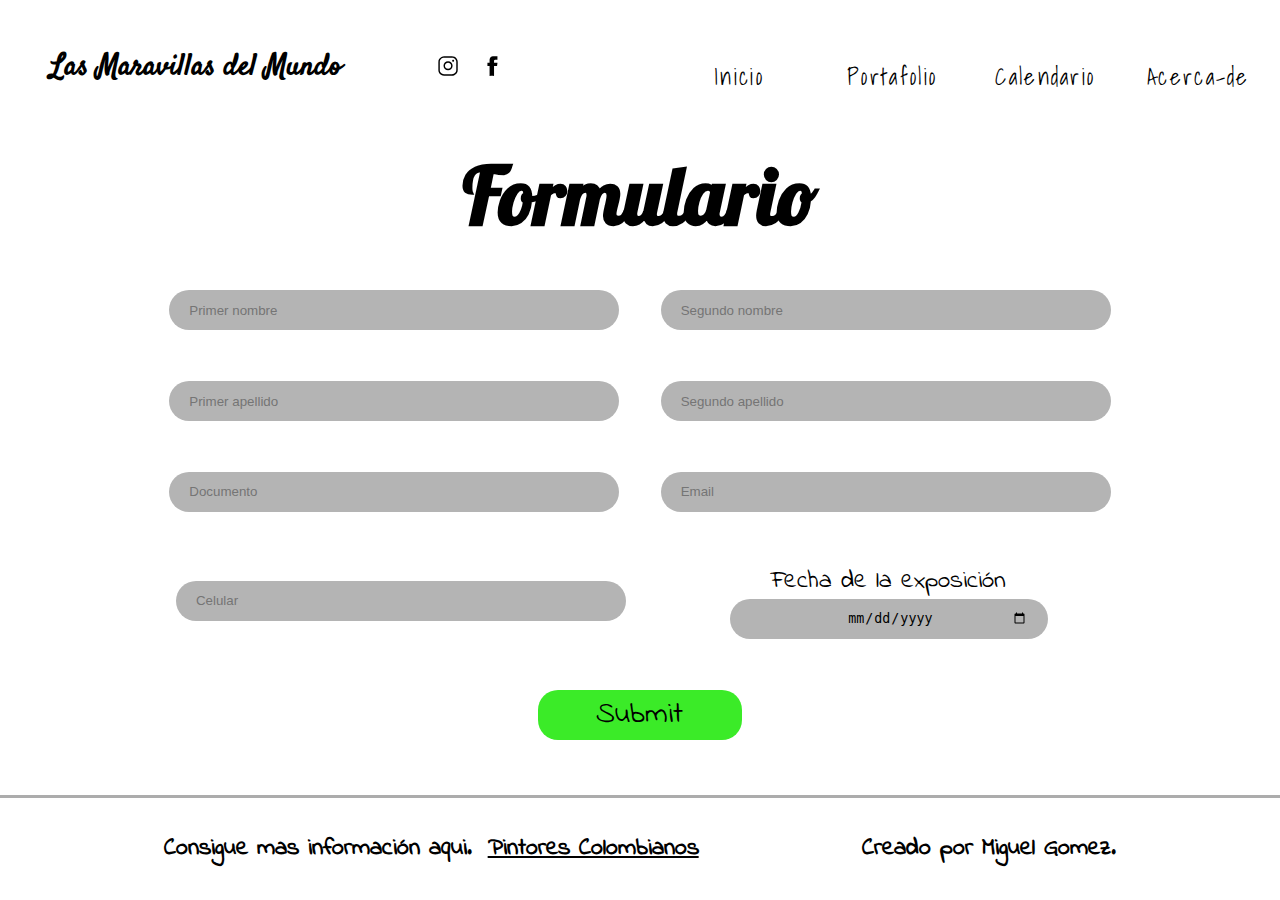
<file: index0.html>
<!DOCTYPE html>
<html lang="es">
<head>
    <meta charset="UTF-8">
    <meta name="viewport" content="width=device-width, initial-scale=1.0">
    <link rel="stylesheet" href="css/reset.css">
    <link rel="stylesheet" href="css/styless0.css">
    <link rel="shortcut icon" href="Icons/art_23859.ico" type="image/x-icon">
    <title>Formulario</title>
</head>
<body>
    <section id="contenedor">
        <article>
            <h2>Las Maravillas del Mundo</h2>
            <div id="caja">
                <a href="https://www.instagram.com/miguelgomez1048/"><img class="img2" src="Icons/instagram_f_icon-icons.com_65485.svg" alt=""></a>
                <a href="https://www.facebook.com/profile.php?id=100022065645149"><img class="img2" src="Icons/FB_icon-icons.com_65484.svg" alt=""></a>
            </div>
            <nav class="nav">
                <a href="#menu" class="target">
                    <img src="Icons/Menu_icon_2_icon-icons.com_71856.svg" class="icon">
                </a>
                <ul class="links" id="menu">
                    <li><a id="a1" class="a1" href="index.html">Inicio</a></li>
                    <li><a class="a1" href="index.html">Portafolio</a></li>
                    <li><a class="a1" href="index11.html">Calendario</a></li>
                    <li><a  class="a1" href="#footer">Acerca-de</a></li>
                </ul>
            </nav
        </article>
    </section>
    <h1>Formulario</h1>
    <section id="formulario">
        <fieldset>
            <form action="" method="post">
                <input type="text" id="nombre" placeholder="Primer nombre">
                <input type="text" id="nombre" placeholder="Segundo nombre">
                <input type="text" id="apellido" placeholder="Primer apellido">
                <input type="text" id="apellido" placeholder="Segundo apellido">
                <input type="text" id="documento" placeholder="Documento">
                <input type="email" id="email" placeholder="Email">
                <input type="tel" id="celular" placeholder="Celular">
                <label for="">Fecha de la exposición <input type="date" class="inp"id="Fecha"></label>
                <a id="subir" href="index.html">Submit</a>
            </form>
        </fieldset>
    </section>
    <footer id="footer">
        <h2>Consigue mas información aqui.<a href="https://mymodernmet.com/es/pintores-colombianos/">Pintores Colombianos</a></h2>
        <h2 class="origin">Creado por Miguel Gomez.</h2>
    </footer>
</body>
</html>
</file>
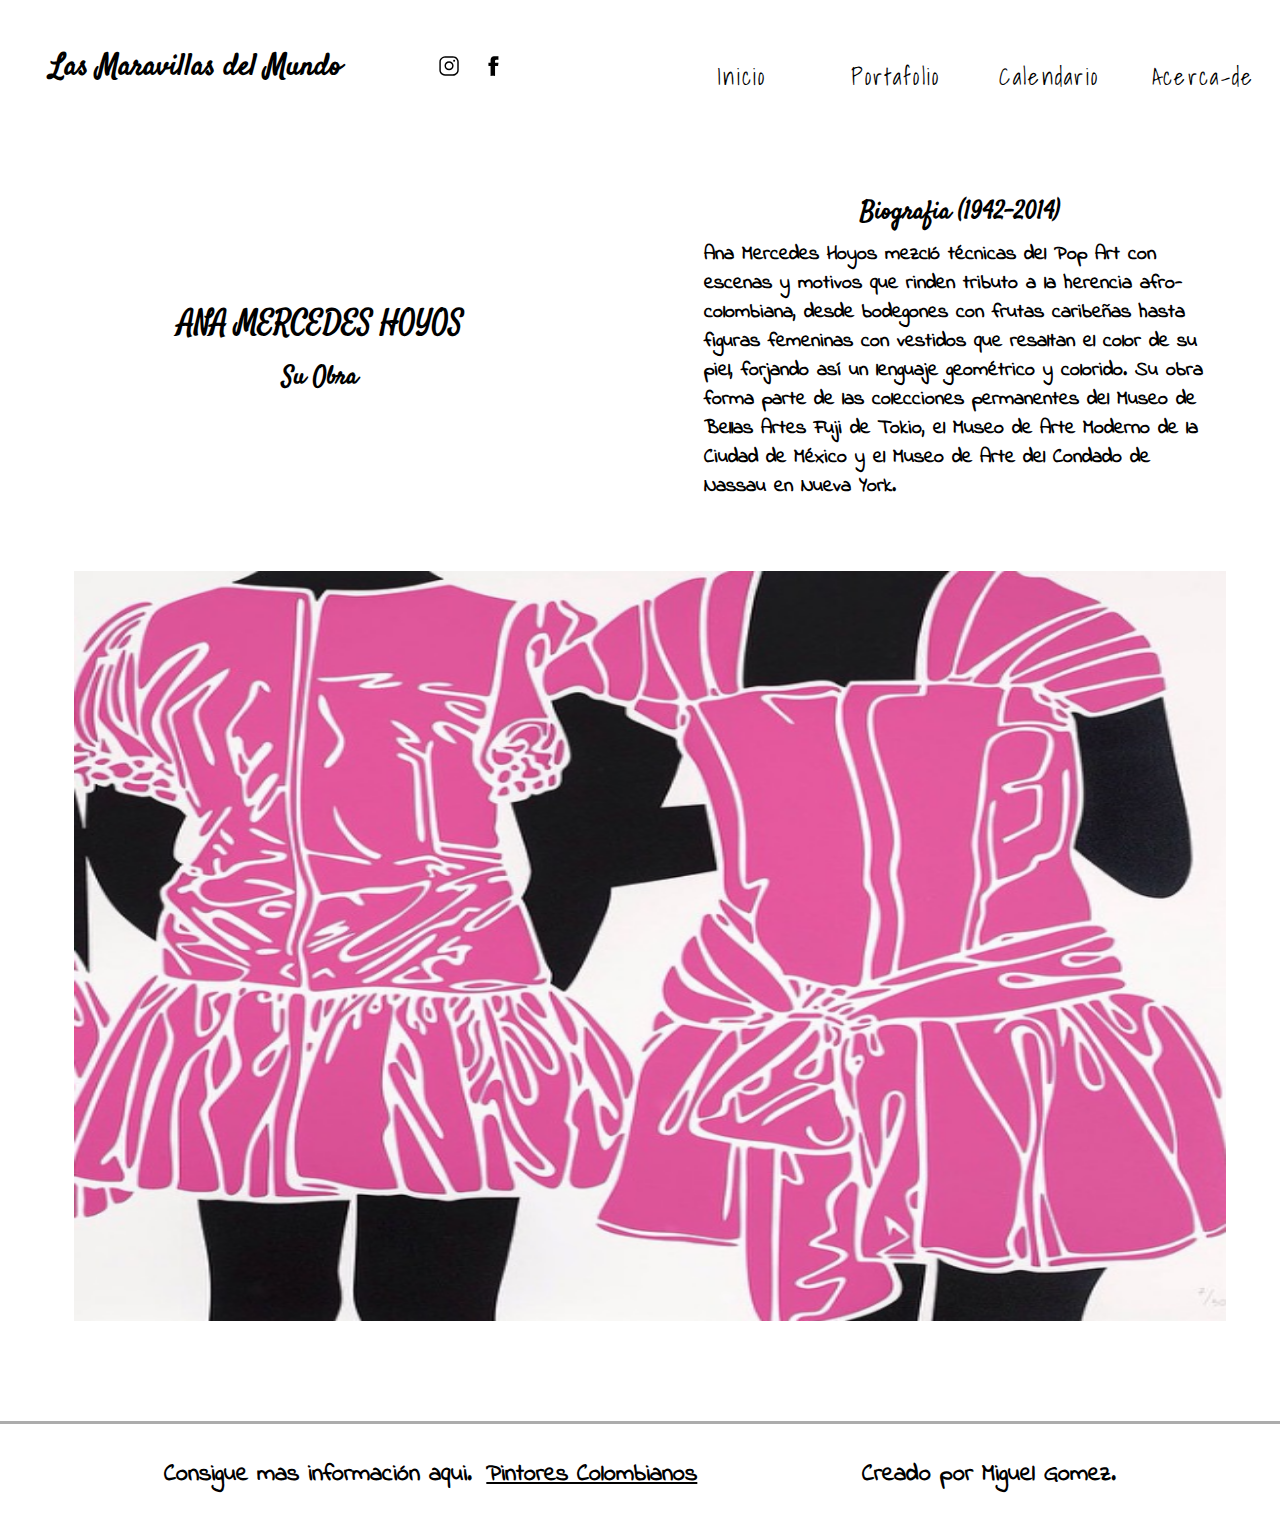
<file: index10.html>
<!DOCTYPE html>
<html lang="es">
<head>
    <meta charset="UTF-8">
    <meta name="viewport" content="width=device-width, initial-scale=1.0">
    <link rel="stylesheet" href="css/reset.css">
    <link rel="stylesheet" href="css/styless10.css">
    <link rel="shortcut icon" href="Icons/art_23859.ico" type="image/x-icon">
    <title>Autor</title>
</head>
<body>
    <section id="contenedor">
        <article>
            <h2>Las Maravillas del Mundo</h2>
            <div id="caja">
                <a href="https://www.instagram.com/miguelgomez1048/"><img class="img1" src="Icons/instagram_f_icon-icons.com_65485.svg" alt=""></a>
                <a href="https://www.facebook.com/profile.php?id=100022065645149"><img src="Icons/FB_icon-icons.com_65484.svg" alt=""></a>
            </div>
            <nav class="nav">
                <a href="#menu" class="target">
                    <img src="Icons/Menu_icon_2_icon-icons.com_71856.svg" class="icon">
                </a>
                <ul class="links" id="menu">
                    <li><a id="a1" class="a1" href="index.html">Inicio</a></li>
                    <li><a class="a1" href="index.html">Portafolio</a></li>
                    <li><a class="a1" href="index11.html">Calendario</a></li>
                    <li><a  class="a1" href="#footer">Acerca-de</a></li>
                </ul>
            </nav>
        </article>
        <article id="todo">
            <div id="tema">
                <h1>ANA MERCEDES HOYOS</h1>
                <h2>Su Obra</h2>
            </div>
            <div id="bio">
                <h3>Biografia (1942-2014)</h3>
                <h4>Ana Mercedes Hoyos mezcló técnicas del Pop Art con escenas y motivos que rinden tributo a la herencia afro-colombiana, desde bodegones con frutas caribeñas hasta figuras femeninas con vestidos que resaltan el color de su piel, forjando así un lenguaje geométrico y colorido. Su obra forma parte de las colecciones permanentes del Museo de Bellas Artes Fuji de Tokio, el Museo de Arte Moderno de la Ciudad de México y el Museo de Arte del Condado de Nassau en Nueva York.</h4>
            </div>
        </article>
        <div id="obra">
            <img class="obra" src="img/Captura de pantalla (8).png" alt="">
        </div>
    </section>
    <footer id="footer">
        <h2>Consigue mas información aqui.<a href="https://mymodernmet.com/es/pintores-colombianos/">Pintores Colombianos</a></h2>
        <h2 class="origin">Creado por Miguel Gomez.</h2>
    </footer>
</body>
</html>
</file>
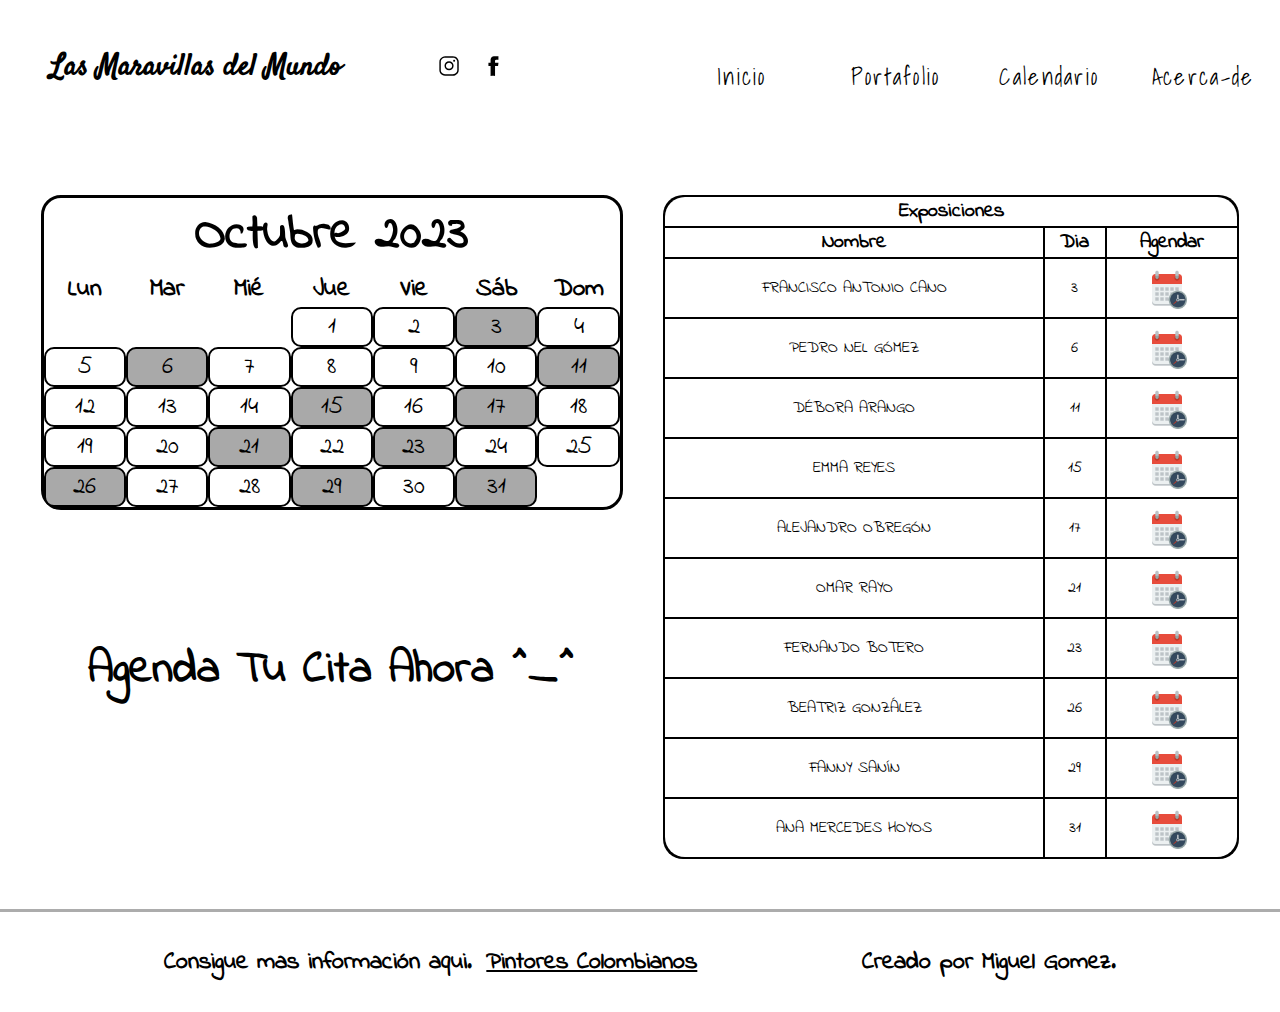
<file: index11.html>
<!DOCTYPE html>
<html lang="es">
<head>
    <meta charset="UTF-8">
    <meta name="viewport" content="width=device-width, initial-scale=1.0">
    <link rel="stylesheet" href="css/reset.css">
    <link rel="stylesheet" href="css/styless11.css">
    <link rel="shortcut icon" href="Icons/art_23859.ico" type="image/x-icon">
    <title>Calendario</title>
</head>
<body>
    <section id="contenedor">
        <article>
            <h2>Las Maravillas del Mundo</h2>
            <div id="caja">
                <a href="https://www.instagram.com/miguelgomez1048/"><img class="img2" src="Icons/instagram_f_icon-icons.com_65485.svg" alt=""></a>
                <a href="https://www.facebook.com/profile.php?id=100022065645149"><img class="img2" src="Icons/FB_icon-icons.com_65484.svg" alt=""></a>
            </div>
            <nav class="nav">
                <a href="#menu" class="target">
                    <img src="Icons/Menu_icon_2_icon-icons.com_71856.svg" class="icon">
                </a>
                <ul class="links" id="menu">
                    <li><a id="a1" class="a1" href="index.html">Inicio</a></li>
                    <li><a class="a1" href="index.html">Portafolio</a></li>
                    <li><a class="a1" href="index11.html">Calendario</a></li>
                    <li><a  class="a1" href="#footer">Acerca-de</a></li>
                </ul>
            </nav>
        </article>
    </section>
    <div id="contenido">
        <div id="calendario">
            <h1>Octubre 2023</h1>
            <ol>
                <li class="dia">Lun</li>
                <li class="dia">Mar</li>
                <li class="dia">Mié</li>
                <li class="dia">Jue</li>
                <li class="dia">Vie</li>
                <li class="dia">Sáb</li>
                <li class="dia">Dom</li>

                <li id="cale" class="primero">1</li>
                <li id="cale">2</li>
                <li id="cale" class="ele">3</li>
                <li id="cale">4</li>
                <li id="cale">5</li>
                <li id="cale" class="ele">6</li>
                <li id="cale">7</li>
                <li id="cale">8</li>
                <li id="cale">9</li>
                <li id="cale">10</li>
                <li id="cale" class="ele">11</li>
                <li id="cale">12</li>
                <li id="cale">13</li>
                <li id="cale">14</li>
                <li id="cale" class="ele">15</li>
                <li id="cale">16</li>
                <li id="cale" class="ele">17</li>
                <li id="cale">18</li>
                <li id="cale">19</li>
                <li id="cale">20</li>
                <li id="cale" class="ele">21</li>
                <li id="cale">22</li>
                <li id="cale" class="ele">23</li>
                <li id="cale">24</li>
                <li id="cale">25</li>
                <li id="cale" class="ele">26</li>
                <li id="cale">27</li>
                <li id="cale">28</li>
                <li id="cale" class="ele">29</li>
                <li id="cale">30</li>
                <li id="cale" class="ele">31</li>
            </ol>
            <h2>Agenda Tu Cita Ahora ^_^</h2>
        </div>
        <table>
            <thead>
                <tr><th class="title" colspan="3">Exposiciones</th></tr>
                <tr>
                   <th>Nombre</th>
                   <th>Dia</th>
                   <th>Agendar</th>
                </tr>
            </thead>
            <tbody>
                <tr>
                    <td>FRANCISCO ANTONIO CANO</td>
                    <td>3</td>
                    <td><a class="a2" href="index0.html"><img class="img1" src="Icons/calendar-clock-icon_34472.png" alt=""></a></td>
                </tr>
                <tr>
                    <td>PEDRO NEL GÓMEZ</td>
                    <td>6</td>
                    <td><a class="a2" href="index0.html"><img class="img1" src="Icons/calendar-clock-icon_34472.png" alt=""></a></td>
                </tr>
                <tr>
                    <td>DÉBORA ARANGO</td>
                    <td>11</td>
                    <td><a class="a2" href="index0.html"><img class="img1" src="Icons/calendar-clock-icon_34472.png" alt=""></a></td>
                </tr>
                <tr>
                    <td>EMMA REYES</td>
                    <td>15</td>
                    <td><a class="a2" href="index0.html"><img class="img1" src="Icons/calendar-clock-icon_34472.png" alt=""></a></td>
                </tr>
                <tr>
                    <td>ALEJANDRO OBREGÓN</td>
                    <td>17</td>
                    <td><a class="a2" href="index0.html"><img class="img1" src="Icons/calendar-clock-icon_34472.png" alt=""></a></td>
                </tr>
                <tr>
                    <td>OMAR RAYO</td>
                    <td>21</td>
                    <td><a class="a2" href="index0.html"><img class="img1" src="Icons/calendar-clock-icon_34472.png" alt=""></a></td>
                </tr>
                <tr>
                    <td>FERNANDO BOTERO</td>
                    <td>23</td>
                    <td><a class="a2" href="index0.html"><img class="img1" src="Icons/calendar-clock-icon_34472.png" alt=""></a></td>
                </tr>
                <tr>
                    <td>BEATRIZ GONZÁLEZ</td>
                    <td>26</td>
                    <td><a class="a2" href="index0.html"><img class="img1" src="Icons/calendar-clock-icon_34472.png" alt=""></a></td>
                </tr>
                <tr>
                    <td>FANNY SANÍN</td>
                    <td>29</td>
                    <td><a class="a2" href="index0.html"><img class="img1" src="Icons/calendar-clock-icon_34472.png" alt=""></a></td>
                </tr>
                <tr>
                    <td class="fi">ANA MERCEDES HOYOS</td>
                    <td>31</td>
                    <td class="fi1"><a class="a2" href="index0.html"><img class="img1" src="Icons/calendar-clock-icon_34472.png" alt=""></a></td>
                </tr>
            </tbody>
        </table>
    </div>
    <footer id="footer">
        <h2>Consigue mas información aqui.<a href="https://mymodernmet.com/es/pintores-colombianos/">Pintores Colombianos</a></h2>
        <h2 class="origin">Creado por Miguel Gomez.</h2>
    </footer>
</body>
</html>
</file>
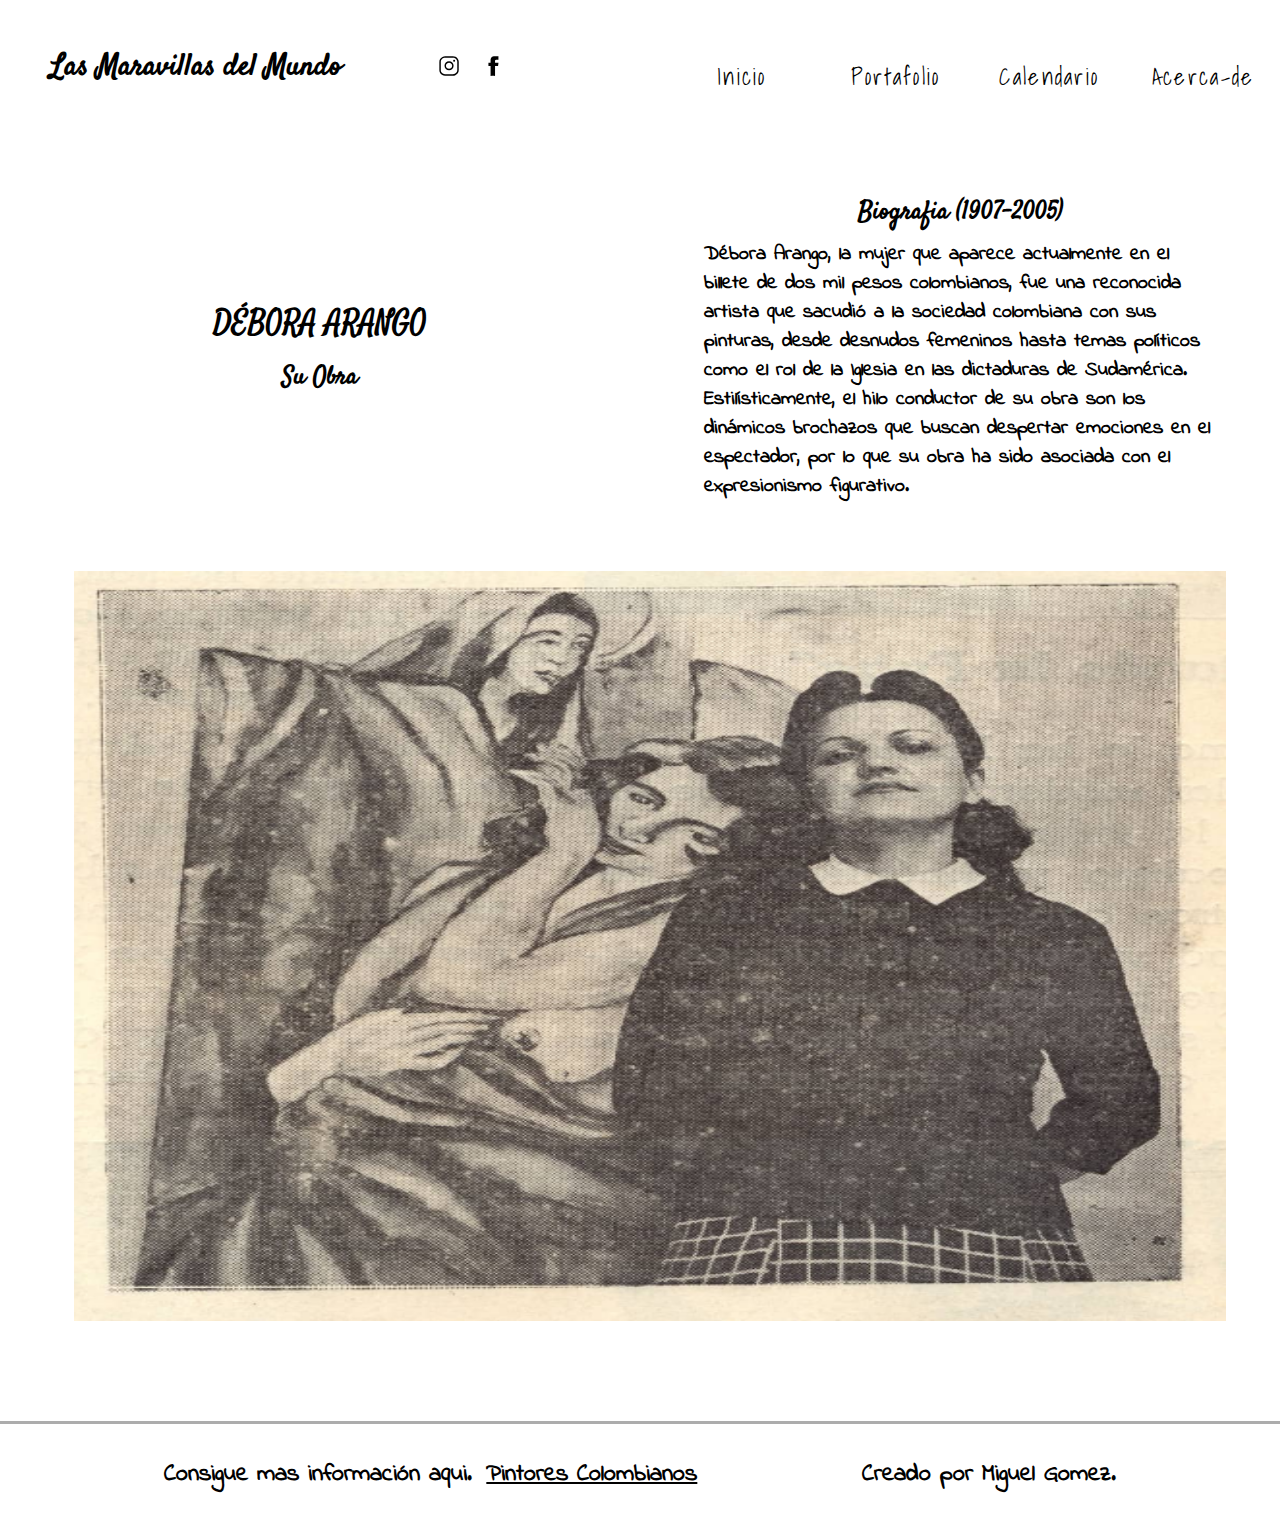
<file: index3.html>
<!DOCTYPE html>
<html lang="es">
<head>
    <meta charset="UTF-8">
    <meta name="viewport" content="width=device-width, initial-scale=1.0">
    <link rel="stylesheet" href="css/reset.css">
    <link rel="stylesheet" href="css/styless3.css">
    <link rel="shortcut icon" href="Icons/art_23859.ico" type="image/x-icon">
    <title>Autor</title>
</head>
<body>
    <section id="contenedor">
        <article>
            <h2>Las Maravillas del Mundo</h2>
            <div id="caja">
                <a href="https://www.instagram.com/miguelgomez1048/"><img class="img1" src="Icons/instagram_f_icon-icons.com_65485.svg" alt=""></a>
                <a href="https://www.facebook.com/profile.php?id=100022065645149"><img src="Icons/FB_icon-icons.com_65484.svg" alt=""></a>
            </div>
            <nav class="nav">
                <a href="#menu" class="target">
                    <img src="Icons/Menu_icon_2_icon-icons.com_71856.svg" class="icon">
                </a>
                <ul class="links" id="menu">
                    <li><a id="a1" class="a1" href="index.html">Inicio</a></li>
                    <li><a class="a1" href="index.html">Portafolio</a></li>
                    <li><a class="a1" href="index11.html">Calendario</a></li>
                    <li><a  class="a1" href="#footer">Acerca-de</a></li>
                </ul>
            </nav>
        </article>
        <article id="todo">
            <div id="tema">
                <h1>DÉBORA ARANGO</h1>
                <h2>Su Obra</h2>
            </div>
            <div id="bio">
                <h3>Biografia (1907-2005)</h3>
                <h4>Débora Arango, la mujer que aparece actualmente en el billete de dos mil pesos colombianos, fue una reconocida artista que sacudió a la sociedad colombiana con sus pinturas, desde desnudos femeninos hasta temas políticos como el rol de la Iglesia en las dictaduras de Sudamérica. Estilísticamente, el hilo conductor de su obra son los dinámicos brochazos que buscan despertar emociones en el espectador, por lo que su obra ha sido asociada con el expresionismo figurativo.</h4>
            </div>
        </article>
        <div id="obra">
            <img class="obra" src="img/Captura de pantalla (3).png" alt="">
        </div>
    </section>
    <footer id="footer">
        <h2>Consigue mas información aqui.<a href="https://mymodernmet.com/es/pintores-colombianos/">Pintores Colombianos</a></h2>
        <h2 class="origin">Creado por Miguel Gomez.</h2>
    </footer>
</body>
</html>
</file>
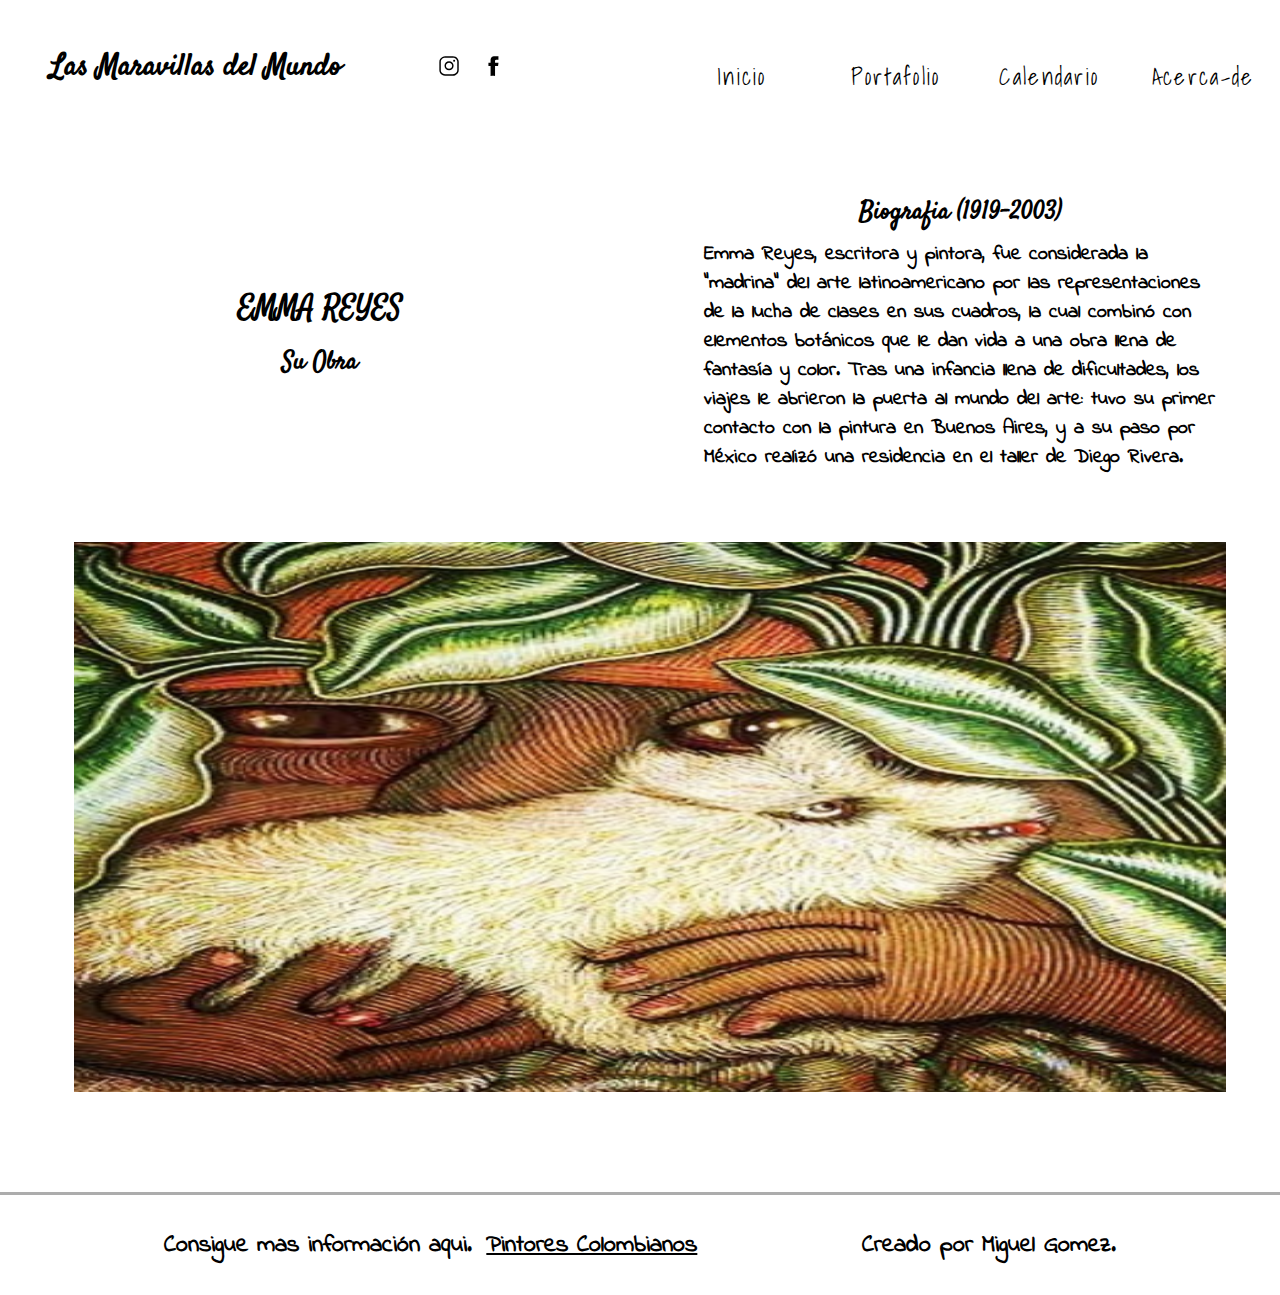
<file: index4.html>
<!DOCTYPE html>
<html lang="es">
<head>
    <meta charset="UTF-8">
    <meta name="viewport" content="width=device-width, initial-scale=1.0">
    <link rel="stylesheet" href="css/reset.css">
    <link rel="stylesheet" href="css/styless4.css">
    <link rel="shortcut icon" href="Icons/art_23859.ico" type="image/x-icon">
    <title>Autor</title>
</head>
<body>
    <section id="contenedor">
        <article>
            <h2>Las Maravillas del Mundo</h2>
            <div id="caja">
                <a href="https://www.instagram.com/miguelgomez1048/"><img class="img1" src="Icons/instagram_f_icon-icons.com_65485.svg" alt=""></a>
                <a href="https://www.facebook.com/profile.php?id=100022065645149"><img src="Icons/FB_icon-icons.com_65484.svg" alt=""></a>
            </div>
            <nav class="nav">
                <a href="#menu" class="target">
                    <img src="Icons/Menu_icon_2_icon-icons.com_71856.svg" class="icon">
                </a>
                <ul class="links" id="menu">
                    <li><a id="a1" class="a1" href="index.html">Inicio</a></li>
                    <li><a class="a1" href="index.html">Portafolio</a></li>
                    <li><a class="a1" href="index11.html">Calendario</a></li>
                    <li><a  class="a1" href="#footer">Acerca-de</a></li>
                </ul>
            </nav>
        </article>
        <article id="todo">
            <div id="tema">
                <h1>EMMA REYES</h1>
                <h2>Su Obra</h2>
            </div>
            <div id="bio">
                <h3>Biografia (1919-2003)</h3>
                <h4>Emma Reyes, escritora y pintora, fue considerada la “madrina” del arte latinoamericano por las representaciones de la lucha de clases en sus cuadros, la cual combinó con elementos botánicos que le dan vida a una obra llena de fantasía y color. Tras una infancia llena de dificultades, los viajes le abrieron la puerta al mundo del arte: tuvo su primer contacto con la pintura en Buenos Aires, y a su paso por México realizó una residencia en el taller de Diego Rivera.</h4>
            </div>
        </article>
        <div id="obra">
            <img class="obra" src="img/Captura de pantalla (4).png" alt="">
        </div>
    </section>
    <footer id="footer">
        <h2>Consigue mas información aqui.<a href="https://mymodernmet.com/es/pintores-colombianos/">Pintores Colombianos</a></h2>
        <h2 class="origin">Creado por Miguel Gomez.</h2>
    </footer>
</body>
</html>
</file>
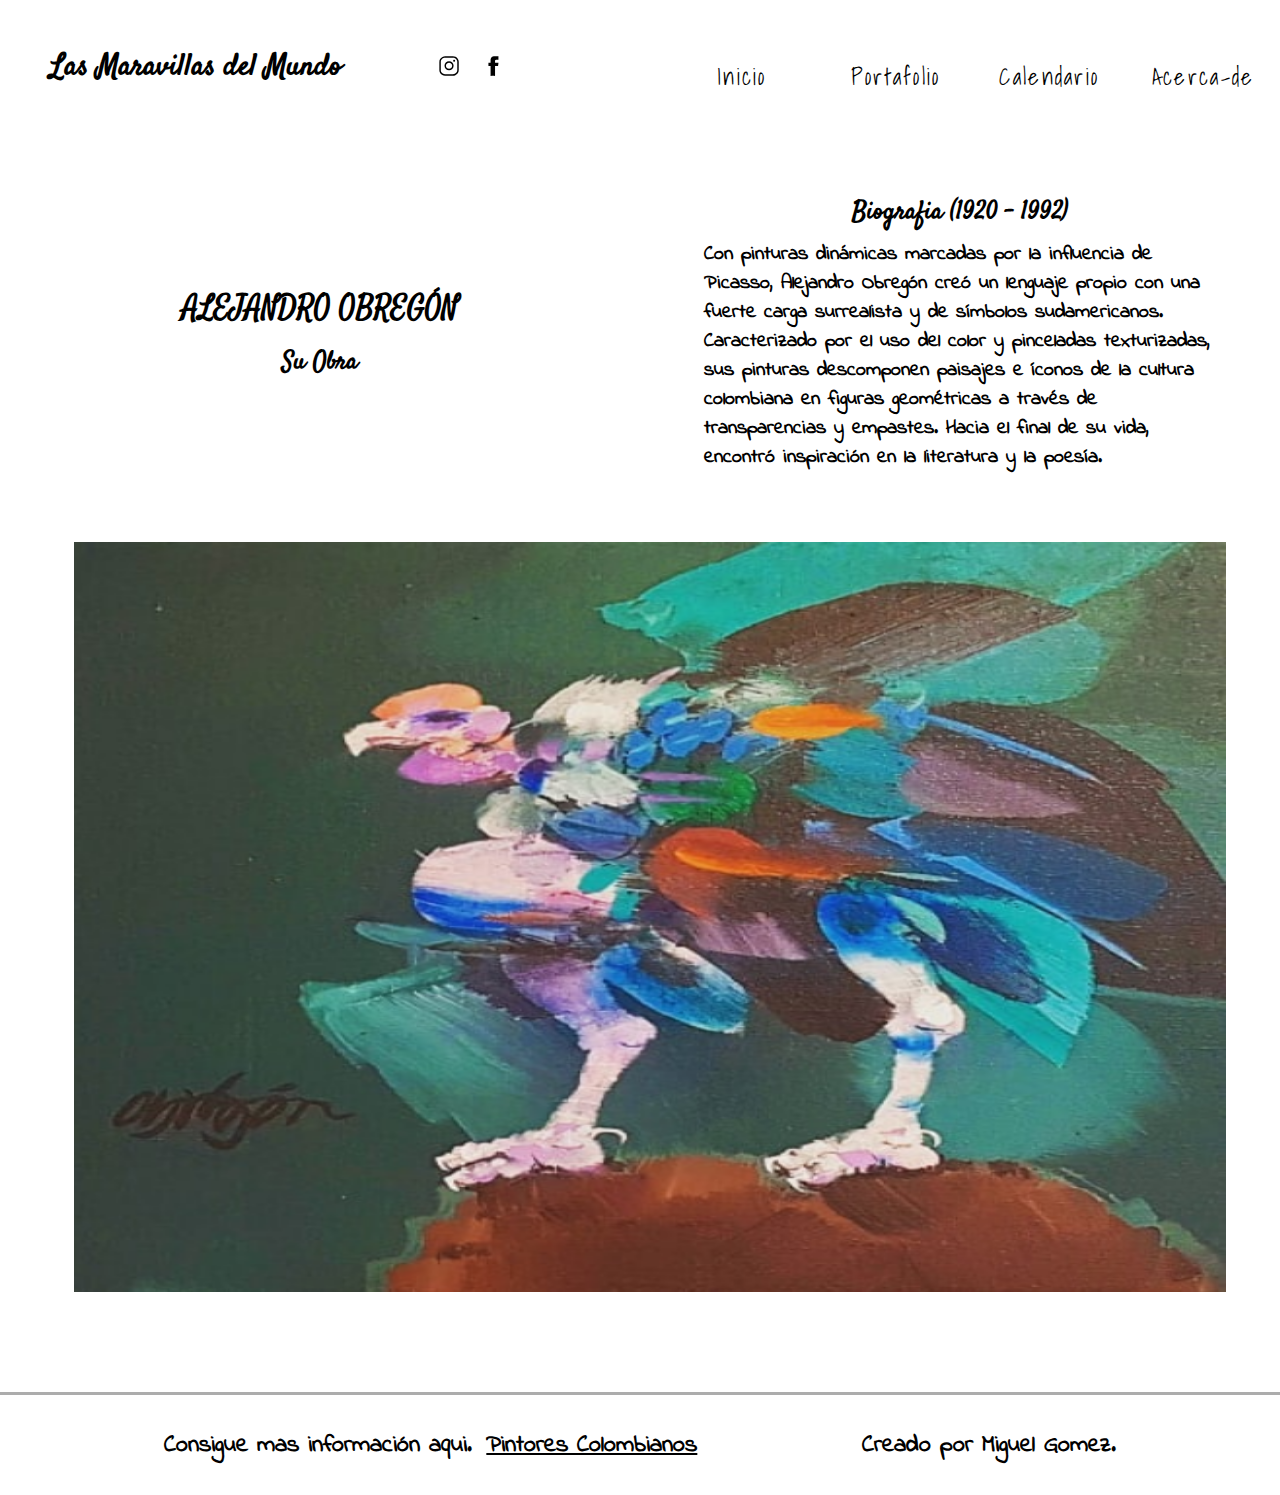
<file: index5.html>
<!DOCTYPE html>
<html lang="es">
<head>
    <meta charset="UTF-8">
    <meta name="viewport" content="width=device-width, initial-scale=1.0">
    <link rel="stylesheet" href="css/reset.css">
    <link rel="stylesheet" href="css/styless5.css">
    <link rel="shortcut icon" href="Icons/art_23859.ico" type="image/x-icon">
    <title>Autor</title>
</head>
<body>
    <section id="contenedor">
        <article>
            <h2>Las Maravillas del Mundo</h2>
            <div id="caja">
                <a href="https://www.instagram.com/miguelgomez1048/"><img class="img1" src="Icons/instagram_f_icon-icons.com_65485.svg" alt=""></a>
                <a href="https://www.facebook.com/profile.php?id=100022065645149"><img src="Icons/FB_icon-icons.com_65484.svg" alt=""></a>
            </div>
            <nav class="nav">
                <a href="#menu" class="target">
                    <img src="Icons/Menu_icon_2_icon-icons.com_71856.svg" class="icon">
                </a>
                <ul class="links" id="menu">
                    <li><a id="a1" class="a1" href="index.html">Inicio</a></li>
                    <li><a class="a1" href="index.html">Portafolio</a></li>
                    <li><a class="a1" href="index11.html">Calendario</a></li>
                    <li><a  class="a1" href="#footer">Acerca-de</a></li>
                </ul>
            </nav>
        </article>
        <article id="todo">
            <div id="tema">
                <h1>ALEJANDRO OBREGÓN</h1>
                <h2>Su Obra</h2>
            </div>
            <div id="bio">
                <h3>Biografia (1920 – 1992)</h3>
                <h4>Con pinturas dinámicas marcadas por la influencia de Picasso, Alejandro Obregón creó un lenguaje propio con una fuerte carga surrealista y de símbolos sudamericanos. Caracterizado por el uso del color y pinceladas texturizadas, sus pinturas descomponen paisajes e íconos de la cultura colombiana en figuras geométricas a través de transparencias y empastes. Hacia el final de su vida, encontró inspiración en la literatura y la poesía.</h4>
            </div>
        </article>
        <div id="obra">
            <img class="obra" src="img/Captura de pantalla (5).png" alt="">
        </div>
    </section>
    <footer id="footer">
        <h2>Consigue mas información aqui.<a href="https://mymodernmet.com/es/pintores-colombianos/">Pintores Colombianos</a></h2>
        <h2 class="origin">Creado por Miguel Gomez.</h2>
    </footer>
</body>
</html>
</file>
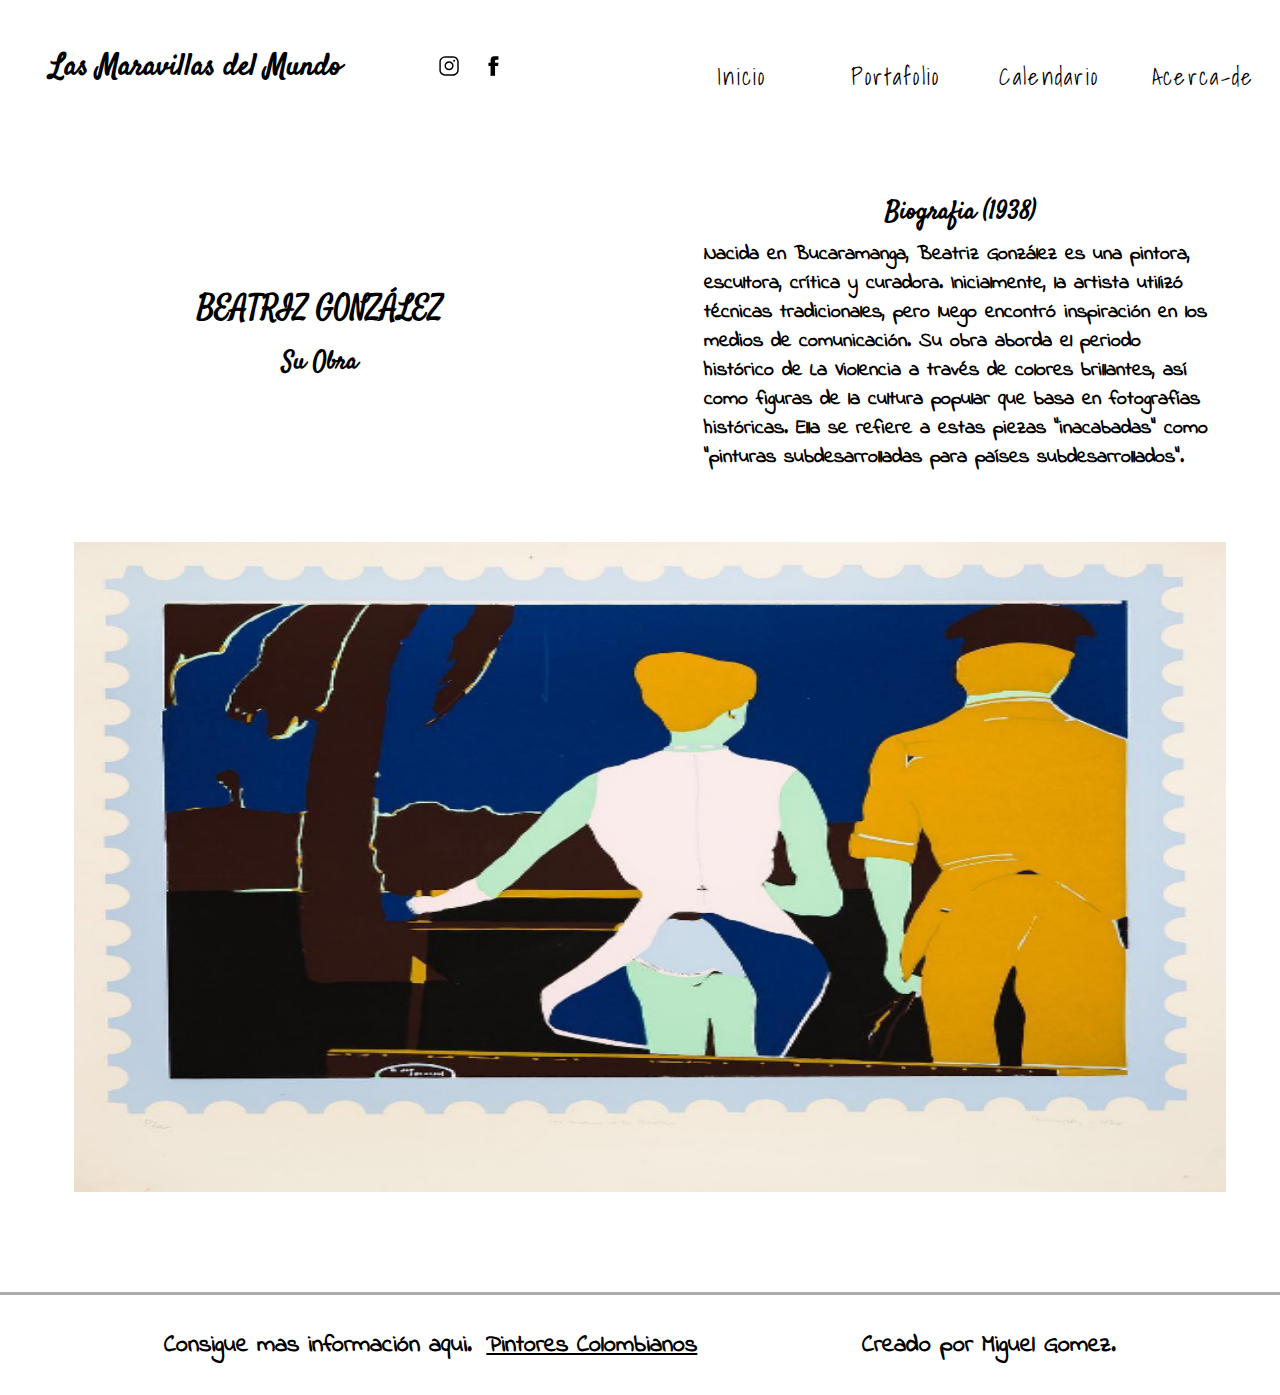
<file: index8.html>
<!DOCTYPE html>
<html lang="es">
<head>
    <meta charset="UTF-8">
    <meta name="viewport" content="width=device-width, initial-scale=1.0">
    <link rel="stylesheet" href="css/reset.css">
    <link rel="stylesheet" href="css/styless8.css">
    <link rel="shortcut icon" href="Icons/art_23859.ico" type="image/x-icon">
    <title>Autor</title>
</head>
<body>
    <section id="contenedor">
        <article>
            <h2>Las Maravillas del Mundo</h2>
            <div id="caja">
                <a href="https://www.instagram.com/miguelgomez1048/"><img class="img1" src="Icons/instagram_f_icon-icons.com_65485.svg" alt=""></a>
                <a href="https://www.facebook.com/profile.php?id=100022065645149"><img src="Icons/FB_icon-icons.com_65484.svg" alt=""></a>
            </div>
            <nav class="nav">
                <a href="#menu" class="target">
                    <img src="Icons/Menu_icon_2_icon-icons.com_71856.svg" class="icon">
                </a>
                <ul class="links" id="menu">
                    <li><a id="a1" class="a1" href="index.html">Inicio</a></li>
                    <li><a class="a1" href="index.html">Portafolio</a></li>
                    <li><a class="a1" href="index11.html">Calendario</a></li>
                    <li><a  class="a1" href="#footer">Acerca-de</a></li>
                </ul>
            </nav>
        </article>
        <article id="todo">
            <div id="tema">
                <h1>BEATRIZ GONZÁLEZ</h1>
                <h2>Su Obra</h2>
            </div>
            <div id="bio">
                <h3>Biografia (1938)</h3>
                <h4>Nacida en Bucaramanga, Beatriz González es una pintora, escultora, crítica y curadora. Inicialmente, la artista utilizó técnicas tradicionales, pero luego encontró inspiración en los medios de comunicación. Su obra aborda el periodo histórico de La Violencia a través de colores brillantes, así como figuras de la cultura popular que basa en fotografías históricas. Ella se refiere a estas piezas “inacabadas” como “pinturas subdesarrolladas para países subdesarrollados”.</h4>
            </div>
        </article>
        <div id="obra">
            <img class="obra" src="img/Captura de pantalla (6).png" alt="">
        </div>
    </section>
    <footer id="footer">
        <h2>Consigue mas información aqui.<a href="https://mymodernmet.com/es/pintores-colombianos/">Pintores Colombianos</a></h2>
        <h2 class="origin">Creado por Miguel Gomez.</h2>
    </footer>
</body>
</html>
</file>
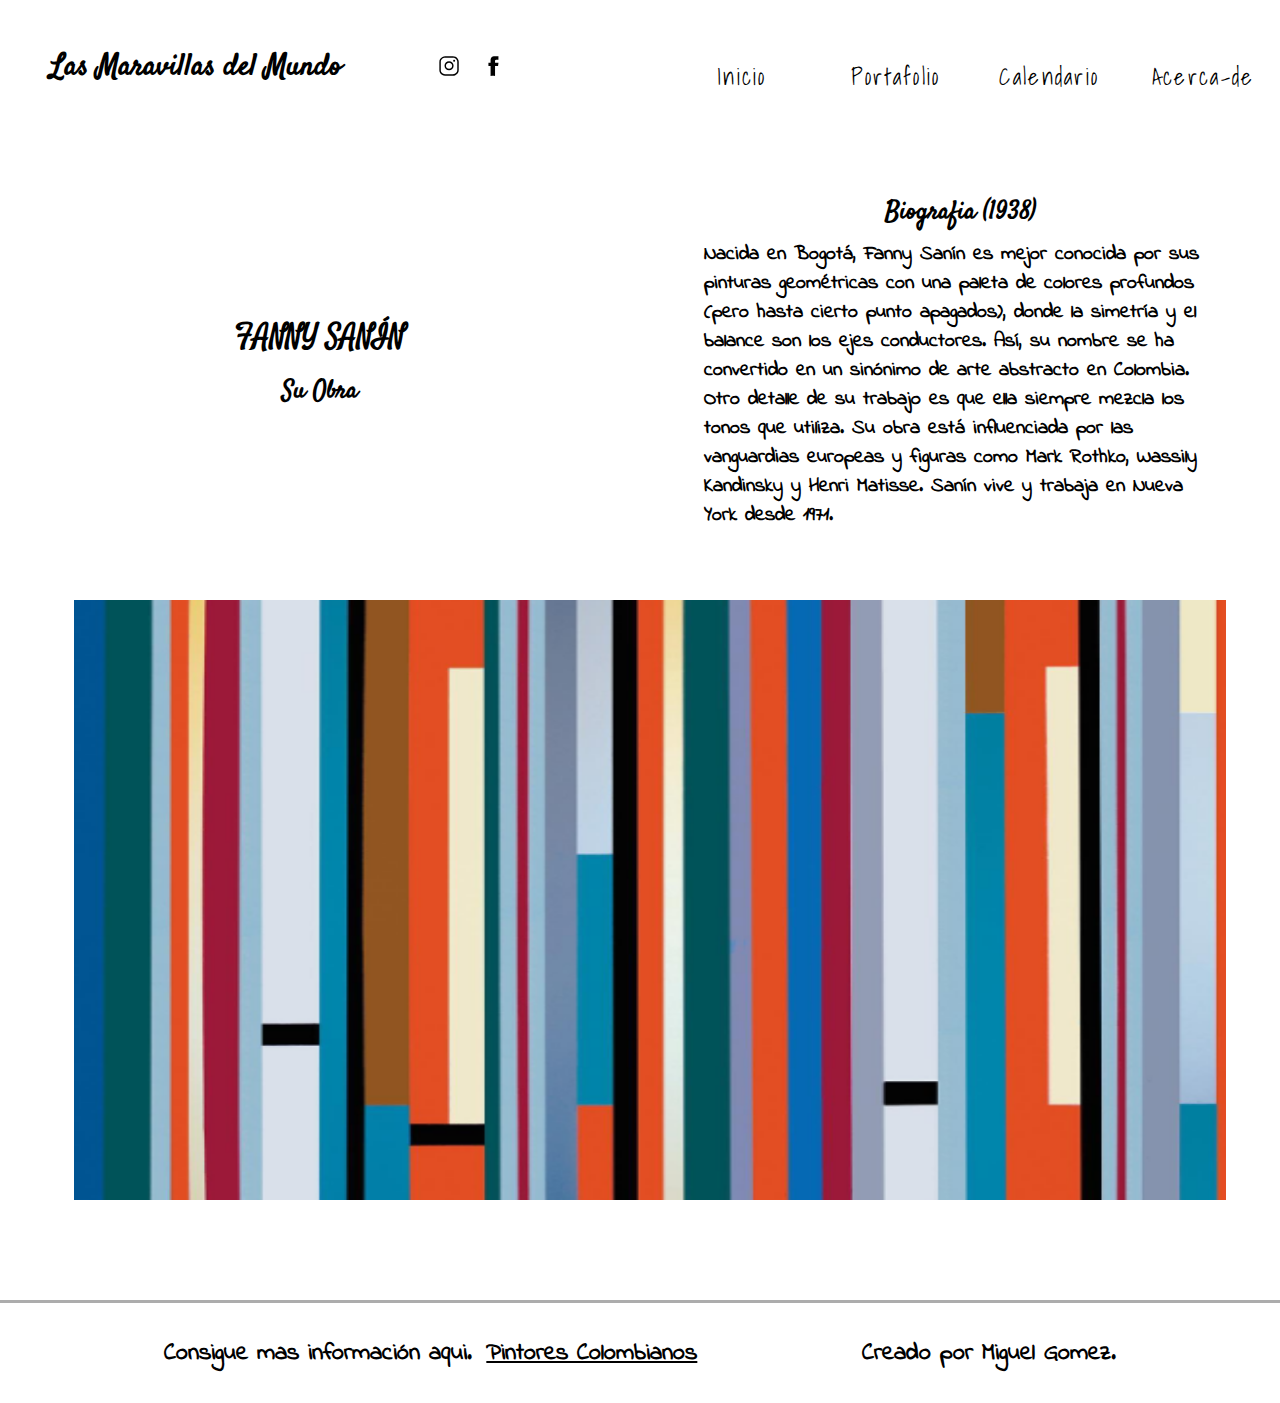
<file: index9.html>
<!DOCTYPE html>
<html lang="es">
<head>
    <meta charset="UTF-8">
    <meta name="viewport" content="width=device-width, initial-scale=1.0">
    <link rel="stylesheet" href="css/reset.css">
    <link rel="stylesheet" href="css/styless9.css">
    <link rel="shortcut icon" href="Icons/art_23859.ico" type="image/x-icon">
    <title>Autor</title>
</head>
<body>
    <section id="contenedor">
        <article>
            <h2>Las Maravillas del Mundo</h2>
            <div id="caja">
                <a href="https://www.instagram.com/miguelgomez1048/"><img class="img1" src="Icons/instagram_f_icon-icons.com_65485.svg" alt=""></a>
                <a href="https://www.facebook.com/profile.php?id=100022065645149"><img src="Icons/FB_icon-icons.com_65484.svg" alt=""></a>
            </div>
            <nav class="nav">
                <a href="#menu" class="target">
                    <img src="Icons/Menu_icon_2_icon-icons.com_71856.svg" class="icon">
                </a>
                <ul class="links" id="menu">
                    <li><a id="a1" class="a1" href="index.html">Inicio</a></li>
                    <li><a class="a1" href="index.html">Portafolio</a></li>
                    <li><a class="a1" href="index11.html">Calendario</a></li>
                    <li><a  class="a1" href="#footer">Acerca-de</a></li>
                </ul>
            </nav>
        </article>
        <article id="todo">
            <div id="tema">
                <h1>FANNY SANÍN</h1>
                <h2>Su Obra</h2>
            </div>
            <div id="bio">
                <h3>Biografia (1938)</h3>
                <h4>Nacida en Bogotá, Fanny Sanín es mejor conocida por sus pinturas geométricas con una paleta de colores profundos (pero hasta cierto punto apagados), donde la simetría y el balance son los ejes conductores. Así, su nombre se ha convertido en un sinónimo de arte abstracto en Colombia. Otro detalle de su trabajo es que ella siempre mezcla los tonos que utiliza. Su obra está influenciada por las vanguardias europeas y figuras como Mark Rothko, Wassily Kandinsky y Henri Matisse. Sanín vive y trabaja en Nueva York desde 1971.</h4>
            </div>
        </article>
        <div id="obra">
            <img class="obra" src="img/Captura de pantalla (7).png" alt="">
        </div>
    </section>
    <footer id="footer">
        <h2>Consigue mas información aqui.<a href="https://mymodernmet.com/es/pintores-colombianos/">Pintores Colombianos</a></h2>
        <h2 class="origin">Creado por Miguel Gomez.</h2>
    </footer>
</body>
</html>
</file>
<file: css/styless0.css>
#contenedor{
    width: 100%;
    height: auto;
    background-color: rgb(255, 255, 255);
    margin-top: 40px;
}

article >h2{
    width: 30%;
    margin-left: 50px;
    font-family: sty1;
    font-size: 30px;
}

#contenedor >article{
    width: 100%;
    display: flex;
    align-items: center;
    flex-wrap: nowrap;
}

ul{
    width: 100%;
    display: flex;
    justify-content: center;
    align-items: center;
    flex-wrap: nowrap;
}

ul >li{
    list-style: none;
    display: inline;
    width: 33%;
    text-align: center;
}

li >.a1{
    text-decoration: none;
    color: black;
    font-family: sty2;
    font-size: 23px;
    letter-spacing: 0.10em;
    width: 100%;
}

#caja{
    width: 20%;
}

.img2{
    height: 20px;
    width: 20px;
    margin-left: 20px;
}

nav{
    width: 50%;
    margin-right: 5px;
}

.icon{
    height: 0;
    width: 0;
}

h1{
    font-family: sty;
    font-size: 80px;
    text-align: center;
    margin-top: 50px;
    margin-bottom: 20px;
}

#formulario{
    width: 100%;
    height: auto;
    margin-bottom: 30px;
}

fieldset{
    width: 100%;
    height: auto;
    display: flex;
    justify-content: center;
    align-items: center;
}

form{
    width: 80%;
    height: 500px;
    display: flex;
    justify-content: space-evenly;
    align-items: center;
    flex-wrap: wrap;
}

input{
    background-color: rgb(180, 180, 180);
    width: 42%;
    height: 40px;
    border-radius: 20px;
    padding-left: 20px;
}

.inp{
    width: 60%;
    height: 40px;
    border-radius: 20px;
    padding-left: 40px;
    padding-right: 20px;
    text-align: center;
}

label{
    width: 42%;
    display: flex;
    justify-content: center;
    align-items: center;
    flex-direction: column;
    text-align: center;
    font-family: sty3;
    font-size: 25px;
}

#subir{
    height: 50px;
    width: 20%;
    background-color: rgb(59, 235, 40);
    border-radius: 20px;
    text-decoration: none;
    color: black;
    margin-left: auto;
    margin-right: auto;
    display: flex;
    justify-content: center;
    align-items: center;
    font-family: sty3;
    font-size: 30px;
}

footer{
    background-color: white;
    height: 100px;
    width: 100%;
    border-top: 3px solid rgb(172, 172, 172);
    display: flex;
    justify-content: space-evenly;
    align-items: center;
    font-family: sty3;
}

h2 >a{
    color: black;
    font-family: sty3;
    font-size: 24px;
    margin-left: 16px;
}

@media screen and (min-width: 280px) and (max-width: 490px){

    #contenedor{
        width: 100%;
        height: auto;
        background-color: rgb(255, 255, 255);
        margin-top: 15px;
    }
    
    article >h2{
        width: 30%;
        margin-left: 10px;
        font-family: sty1;
        font-size: 13px;
        text-align: center;
    }
    
    #contenedor >article{
        width: 100%;
        display: flex;
        align-items: center;
        flex-wrap: nowrap;
    }
    
    /*ul{
        width: 100%;
        display: flex;
        justify-content: center;
        align-items: center;
        flex-wrap: nowrap;
    }
    
    ul >li{
        list-style: none;
        display: inline;
        width: 33%;
        text-align: center;
    }
    
    li >.a1{
        text-decoration: none;
        color: black;
        font-family: sty2;
        font-size: 9px;
        letter-spacing: 0.10em;
        width: 100%;
    }*/
    
    #caja{
        width: 40%;
    }
    
    .img2{
        height: 15px;
        width: 15px;
        margin-left: 20px;
    }
    
    /*nav{
        width: 50%;
        padding-right: 5px;
    }*/

    .nav{
        width: 30%;
        padding: 0 20px;
        height: auto;
        color: #fff;
        display: flex;
        align-items: center;
        justify-content: flex-end;
    }

    .links{
        position: fixed;
        left: 0;
        bottom: 0;
        top: 0px;
        right: 0;
        background-color: rgb(146, 146, 146);
        display: grid;
        place-items: center;
        clip-path: circle(0% at top right);
        transition: clip-path .4s;
    }

    .a1{
        text-decoration: none;
        color: black;
    }

    .target >img{
        height: 30px;
        width: 30px;
    }

    .links:target{
        clip-path: circle(150% at top right);
        text-align: center;
        width: 100%;
    }
    
    h1{
        font-family: sty;
        font-size: 40px;
        text-align: center;
        margin-top: 50px;
        margin-bottom: 20px;
    }
    
    #formulario{
        width: 100%;
        height: auto;
        margin-bottom: 30px;
    }
    
    fieldset{
        width: 100%;
        height: auto;
        display: flex;
        justify-content: center;
        align-items: center;
    }
    
    form{
        width: 80%;
        height: 500px;
        display: flex;
        justify-content: space-evenly;
        align-items: center;
        flex-wrap: wrap;
    }
    
    input{
        background-color: rgb(180, 180, 180);
        width: 80%;
        height: 40px;
        border-radius: 20px;
        padding-left: 20px;
    }
    
    .inp{
        width: 80%;
        height: 39px;
        border-radius: 20px;
        padding-left: 40px;
        padding-right: 20px;
        text-align: center;
    }
    
    label{
        width: 80%;
        display: flex;
        justify-content: center;
        align-items: center;
        flex-direction: column;
        text-align: center;
        font-family: sty3;
        font-size: 15px;
    }
    
    #subir{
        height: 30px;
        width: 50%;
        background-color: rgb(59, 235, 40);
        border-radius: 20px;
        text-decoration: none;
        color: black;
        margin-left: auto;
        margin-right: auto;
        display: flex;
        justify-content: center;
        align-items: center;
        font-family: sty3;
        font-size: 15px;
    }
    
    footer{
        background-color: white;
        height: 50px;
        width: 98%;
        border-top: 3px solid rgb(172, 172, 172);
        display: flex;
        justify-content: center;
        align-items: center;
        font-family: sty3;
        font-size: 8px;
        padding-left: 6px;
        padding-right: 6px;
    }
    
    h2 >a{
        color: black;
        font-family: sty3;
        font-size: 11px;
        margin-left: 6px;
        margin-right: 6px;
    }

}

@media screen and (min-width: 491px) and (max-width: 570px){

    #contenedor{
        width: 100%;
        height: auto;
        background-color: rgb(255, 255, 255);
        margin-top: 20px;
    }
    
    article >h2{
        width: 30%;
        margin-left: 10px;
        font-family: sty1;
        font-size: 15px;
        text-align: center;
    }
    
    #contenedor >article{
        width: 100%;
        display: flex;
        align-items: center;
        flex-wrap: nowrap;
    }
    
    /*ul{
        width: 100%;
        display: flex;
        justify-content: center;
        align-items: center;
        flex-wrap: nowrap;
    }
    
    ul >li{
        list-style: none;
        display: inline;
        width: 33%;
        text-align: center;
    }
    
    li >.a1{
        text-decoration: none;
        color: black;
        font-family: sty2;
        font-size: 12px;
        letter-spacing: 0.10em;
        width: 100%;
    }*/
    
    #caja{
        width: 40%;
    }
    
    .img2{
        height: 15px;
        width: 15px;
        margin-left: 20px;
    }
    
    /*nav{
        width: 50%;
        padding-right: 5px;
    }*/

    .nav{
        width: 30%;
        padding: 0 20px;
        height: auto;
        color: #fff;
        display: flex;
        align-items: center;
        justify-content: flex-end;
    }

    .links{
        position: fixed;
        left: 0;
        bottom: 0;
        top: 0px;
        right: 0;
        background-color: rgb(146, 146, 146);
        display: grid;
        place-items: center;
        clip-path: circle(0% at top right);
        transition: clip-path .4s;
    }

    .a1{
        text-decoration: none;
        color: black;
    }

    .target >img{
        height: 30px;
        width: 30px;
    }

    .links:target{
        clip-path: circle(150% at top right);
        text-align: center;
        width: 100%;
    }
    
    h1{
        font-family: sty;
        font-size: 50px;
        text-align: center;
        margin-top: 50px;
        margin-bottom: 20px;
    }
    
    #formulario{
        width: 100%;
        height: auto;
        margin-bottom: 30px;
    }
    
    fieldset{
        width: 100%;
        height: auto;
        display: flex;
        justify-content: center;
        align-items: center;
    }
    
    form{
        width: 80%;
        height: 500px;
        display: flex;
        justify-content: space-evenly;
        align-items: center;
        flex-wrap: wrap;
    }
    
    input{
        background-color: rgb(180, 180, 180);
        width: 80%;
        height: 40px;
        border-radius: 20px;
        padding-left: 20px;
    }
    
    .inp{
        width: 80%;
        height: 39px;
        border-radius: 20px;
        padding-left: 40px;
        padding-right: 20px;
        text-align: center;
    }
    
    label{
        width: 85%;
        display: flex;
        justify-content: center;
        align-items: center;
        flex-direction: column;
        text-align: center;
        font-family: sty3;
        font-size: 18px;
    }
    
    #subir{
        height: 40px;
        width: 40%;
        background-color: rgb(59, 235, 40);
        border-radius: 20px;
        text-decoration: none;
        color: black;
        margin-left: auto;
        margin-right: auto;
        display: flex;
        justify-content: center;
        align-items: center;
        font-family: sty3;
        font-size: 18px;
    }
    
    footer{
        background-color: white;
        height: 50px;
        width: 100%;
        border-top: 3px solid rgb(172, 172, 172);
        display: flex;
        justify-content: center;
        align-items: center;
        font-family: sty3;
        font-size: 10px;
        padding-left: 6px;
        padding-right: 6px;
    }
    
    h2 >a{
        color: black;
        font-family: sty3;
        font-size: 13px;
        margin-left: 6px;
        margin-right: 6px;
    }

}

@media screen and (min-width: 571px) and (max-width: 890px){

    #contenedor{
        width: 100%;
        height: auto;
        background-color: rgb(255, 255, 255);
        margin-top: 25px;
    }
    
    article >h2{
        width: 30%;
        margin-left: 10px;
        font-family: sty1;
        font-size: 23px;
        text-align: center;
    }
    
    #contenedor >article{
        width: 100%;
        display: flex;
        align-items: center;
        flex-wrap: nowrap;
    }
    
    /*ul{
        width: 100%;
        display: flex;
        justify-content: center;
        align-items: center;
        flex-wrap: nowrap;
    }
    
    ul >li{
        list-style: none;
        display: inline;
        width: 33%;
        text-align: center;
    }
    
    li >.a1{
        text-decoration: none;
        color: black;
        font-family: sty2;
        font-size: 20px;
        letter-spacing: 0.10em;
        width: 100%;
    }*/
    
    #caja{
        width: 40%;
    }
    
    .img2{
        height: 18px;
        width: 18px;
        margin-left: 20px;
    }
    
    /*nav{
        width: 50%;
        padding-right: 5px;
    }*/

    .nav{
        width: 30%;
        padding: 0 20px;
        height: auto;
        color: #fff;
        display: flex;
        align-items: center;
        justify-content: flex-end;
    }

    .links{
        position: fixed;
        left: 0;
        bottom: 0;
        top: 0px;
        right: 0;
        background-color: rgb(146, 146, 146);
        display: grid;
        place-items: center;
        clip-path: circle(0% at top right);
        transition: clip-path .4s;
    }

    .a1{
        text-decoration: none;
        color: black;
    }

    .target >img{
        height: 30px;
        width: 30px;
    }

    .links:target{
        clip-path: circle(150% at top right);
        text-align: center;
        width: 100%;
    }
    
    h1{
        font-family: sty;
        font-size: 70px;
        text-align: center;
        margin-top: 50px;
        margin-bottom: 20px;
    }
    
    #formulario{
        width: 100%;
        height: auto;
        margin-bottom: 30px;
    }
    
    fieldset{
        width: 100%;
        height: auto;
        display: flex;
        justify-content: center;
        align-items: center;
    }
    
    form{
        width: 90%;
        height: 500px;
        display: flex;
        justify-content: space-evenly;
        align-items: center;
        flex-wrap: wrap;
    }
    
    input{
        background-color: rgb(180, 180, 180);
        width: 42%;
        height: 40px;
        border-radius: 20px;
        padding-left: 20px;
    }
    
    .inp{
        width: 80%;
        height: 39px;
        border-radius: 20px;
        padding-left: 40px;
        padding-right: 20px;
        text-align: center;
    }
    
    label{
        width: 42%;
        display: flex;
        justify-content: center;
        align-items: center;
        flex-direction: column;
        text-align: center;
        font-family: sty3;
        font-size: 20px;
    }
    
    #subir{
        height: 40px;
        width: 30%;
        background-color: rgb(59, 235, 40);
        border-radius: 20px;
        text-decoration: none;
        color: black;
        margin-left: auto;
        margin-right: auto;
        display: flex;
        justify-content: center;
        align-items: center;
        font-family: sty3;
        font-size: 23px;
    }
    
    footer{
        background-color: white;
        height: 60px;
        width: 100%;
        border-top: 3px solid rgb(172, 172, 172);
        display: flex;
        justify-content: center;
        align-items: center;
        font-family: sty3;
        font-size: 13px;
        padding-left: 6px;
        padding-right: 6px;
    }
    
    h2 >a{
        color: black;
        font-family: sty3;
        font-size: 18px;
        margin-left: 10px;
        margin-right: 10px;
    }

}
</file>
<file: css/styless10.css>
section{
    width: 100%;
    height: auto;
    background-color: rgb(255, 255, 255);
    margin-top: 40px;
}

article >h2{
    width: 30%;
    margin-left: 50px;
    font-family: sty1;
    font-size: 30px;
}

section >article{
    width: 100%;
    display: flex;
    align-items: center;
    flex-wrap: nowrap;
}

ul{
    width: 100%;
    display: flex;
    justify-content: center;
    align-items: center;
    flex-wrap: nowrap;
}

ul >li{
    list-style: none;
    display: inline;
    width: 33%;
    text-align: center;
}

li >.a1{
    text-decoration: none;
    color: black;
    font-family: sty2;
    font-size: 23px;
    letter-spacing: 0.10em;
    width: 100%;
}

#caja{
    width: 20%;
}

img{
    height: 20px;
    width: 20px;
    margin-left: 20px;
}

nav{
    width: 50%;
}

.icon{
    height: 0;
    width: 0;
}

#todo{
    height: auto;
    width: 100%;
    display: flex;
    flex-wrap: nowrap;
    margin-top: 100px;
}

#tema{
    height: auto;
    width: 50%;
    display: flex;
    justify-content: center;
    align-items: center;
    flex-direction: column;
}

#tema >h1{
    font-family: sty1;
    font-size: 30px;
}

#tema >h2{
    font-family: sty1;
    font-size: 25px;
    margin-top: 15px;
}

#bio{
    height: auto;
    width: 50%;
    display: flex;
    justify-content: center;
    align-items: center;
    flex-direction: column;
}

#bio h3{
    font-family: sty1;
    font-size: 25px;
}

#bio >h4{
    font-family: sty3;
    font-size: 20px;
    margin-top: 10px;
    width: 80%;
}

#obra{
    width: 100%;
    height: auto;
    display: flex;
    justify-content: center;
    align-items: center;
}

.obra{
    height: 750px;
    width: 90%;
    margin-top: 70px;
    margin-bottom: 100px;
}

footer{
    background-color: white;
    height: 100px;
    width: 100%;
    border-top: 3px solid rgb(172, 172, 172);
    display: flex;
    justify-content: space-evenly;
    align-items: center;
    font-family: sty3;
}

h2 >a{
    color: black;
    font-family: sty3;
    font-size: 24px;
    margin-left: 14px;
}

@media screen and (min-width: 280px) and (max-width: 490px){

    section{
        width: 100%;
        height: auto;
        background-color: rgb(255, 255, 255);
        margin-top: 14px;
    }
    
    article >h2{
        width: 30%;
        margin-left: 5px;
        font-family: sty1;
        font-size: 10px;
        text-align: center;
    }
    
    section >article{
        width: 100%;
        display: flex;
        align-items: center;
        flex-wrap: nowrap;
    }
    
    /*ul{
        width: 100%;
        display: flex;
        justify-content: center;
        align-items: center;
        flex-wrap: nowrap;
    }
    
    ul >li{
        list-style: none;
        display: inline;
        width: 33%;
        text-align: center;
    }
    
    li >.a1{
        text-decoration: none;
        color: black;
        font-family: sty2;
        font-size: 10px;
        letter-spacing: 0.10em;
        width: 100%;
    }*/
    
    #caja{
        width: 40%;
    }
    
    img{
        height: 15px;
        width: 15px;
        margin-left: 20px;
    }
    
    /*nav{
        width: 50%;
        margin-right: 3px;
    }*/

    .nav{
        width: 30%;
        padding: 0 20px;
        height: auto;
        color: #fff;
        display: flex;
        align-items: center;
        justify-content: flex-end;
    }

    .links{
        position: fixed;
        left: 0;
        bottom: 0;
        top: 0px;
        right: 0;
        background-color: rgb(146, 146, 146);
        display: grid;
        place-items: center;
        clip-path: circle(0% at top right);
        transition: clip-path .4s;
    }

    .a1{
        text-decoration: none;
        color: black;
    }

    .target >img{
        height: 30px;
        width: 30px;
    }

    .links:target{
        clip-path: circle(150% at top right);
        text-align: center;
        width: 100%;
    }
    
    #todo{
        height: auto;
        width: 98%;
        display: flex;
        flex-direction: column;
        justify-content: space-evenly;
        align-items: center;
        margin-top: 30px;
    }
    
    #tema{
        height: auto;
        width: 80%;
        display: flex;
        justify-content: center;
        align-items: center;
        flex-direction: column;
    }
    
    #tema >h1{
        font-family: sty1;
        font-size: 15px;
    }
    
    #tema >h2{
        font-family: sty1;
        font-size: 14px;
        margin-top: 10px;
        margin-bottom: 10px;
    }
    
    #bio{
        height: auto;
        width: 80%;
        display: flex;
        justify-content: center;
        align-items: center;
        flex-direction: column;
    }
    
    #bio h3{
        font-family: sty1;
        font-size: 15px;
    }
    
    #bio >h4{
        font-family: sty3;
        font-size: 13px;
        margin-top: 10px;
        width: 100%;
    }
    
    #obra{
        width: 95%;
        height: auto;
        display: flex;
        justify-content: center;
        align-items: center;
    }
    
    .obra{
        height: 350px;
        width: 100%;
        margin-top: 20px;
        margin-bottom: 30px;
    }
    
    footer{
        background-color: white;
        height: 50px;
        width: 98%;
        border-top: 3px solid rgb(172, 172, 172);
        display: flex;
        justify-content: center;
        align-items: center;
        font-size: 6px;
        font-family: sty3;
        padding-left: 6px;
        padding-right: 6px;
    }
    
    h2 >a{
        color: black;
        font-family: sty3;
        font-size: 9px;
        margin-left: 6px;
        margin-right: 6px;
    }

}

@media screen and (min-width: 491px) and (max-width: 570px){

    section{
        width: 100%;
        height: auto;
        background-color: rgb(255, 255, 255);
        margin-top: 15px;
    }
    
    article >h2{
        width: 30%;
        margin-left: 10px;
        font-family: sty1;
        font-size: 13px;
        text-align: center;
    }
    
    section >article{
        width: 100%;
        display: flex;
        align-items: center;
        flex-wrap: nowrap;
    }
    
    /*ul{
        width: 100%;
        display: flex;
        justify-content: center;
        align-items: center;
        flex-wrap: nowrap;
    }
    
    ul >li{
        list-style: none;
        display: inline;
        width: 33%;
        text-align: center;
    }
    
    li >.a1{
        text-decoration: none;
        color: black;
        font-family: sty2;
        font-size: 12px;
        letter-spacing: 0.10em;
        width: 100%;
    }*/
    
    #caja{
        width: 40%;
    }
    
    img{
        height: 15px;
        width: 15px;
        margin-left: 10px;
    }
    
    /*nav{
        width: 50%;
        margin-right: 3px;
    }*/

    .nav{
        width: 30%;
        padding: 0 20px;
        height: auto;
        color: #fff;
        display: flex;
        align-items: center;
        justify-content: flex-end;
    }

    .links{
        position: fixed;
        left: 0;
        bottom: 0;
        top: 0px;
        right: 0;
        background-color: rgb(146, 146, 146);
        display: grid;
        place-items: center;
        clip-path: circle(0% at top right);
        transition: clip-path .4s;
    }

    .a1{
        text-decoration: none;
        color: black;
    }

    .target >img{
        height: 30px;
        width: 30px;
    }

    .links:target{
        clip-path: circle(150% at top right);
        text-align: center;
        width: 100%;
    }
    
    #todo{
        height: auto;
        width: 98%;
        display: flex;
        flex-direction: column;
        justify-content: space-evenly;
        align-items: center;
        margin-top: 30px;
    }
    
    #tema{
        height: auto;
        width: 80%;
        display: flex;
        justify-content: center;
        align-items: center;
        flex-direction: column;
    }
    
    #tema >h1{
        font-family: sty1;
        font-size: 18px;
    }
    
    #tema >h2{
        font-family: sty1;
        font-size: 16px;
        margin-top: 10px;
        margin-bottom: 10px;
    }
    
    #bio{
        height: auto;
        width: 80%;
        display: flex;
        justify-content: center;
        align-items: center;
        flex-direction: column;
    }
    
    #bio h3{
        font-family: sty1;
        font-size: 18px;
    }
    
    #bio >h4{
        font-family: sty3;
        font-size: 15px;
        margin-top: 10px;
        width: 100%;
    }
    
    #obra{
        width: 96%;
        height: auto;
        display: flex;
        justify-content: center;
        align-items: center;
    }
    
    .obra{
        height: 400px;
        width: 100%;
        margin-top: 20px;
        margin-bottom: 30px;
    }
    
    footer{
        background-color: white;
        height: 50px;
        width: 98%;
        border-top: 3px solid rgb(172, 172, 172);
        display: flex;
        justify-content: center;
        align-items: center;
        font-size: 10px;
        font-family: sty3;
        padding-left: 6px;
        padding-right: 6px;
    }
    
    h2 >a{
        color: black;
        font-family: sty3;
        font-size: 12px;
        margin-left: 8px;
        margin-right: 8px;
    }

}

@media screen and (min-width: 571px) and (max-width: 890px){

    section{
        width: 100%;
        height: auto;
        background-color: rgb(255, 255, 255);
        margin-top: 25px;
    }
    
    article >h2{
        width: 30%;
        margin-left: 10px;
        font-family: sty1;
        font-size: 20px;
        text-align: center;
    }
    
    section >article{
        width: 100%;
        display: flex;
        align-items: center;
        flex-wrap: nowrap;
    }
    
    /*ul{
        width: 100%;
        display: flex;
        justify-content: center;
        align-items: center;
        flex-wrap: nowrap;
    }
    
    ul >li{
        list-style: none;
        display: inline;
        width: 33%;
        text-align: center;
    }
    
    li >.a1{
        text-decoration: none;
        color: black;
        font-family: sty2;
        font-size: 14px;
        letter-spacing: 0.10em;
        width: 100%;
    }*/
    
    #caja{
        width: 40%;
    }
    
    img{
        height: 18px;
        width: 18px;
        margin-left: 10px;
    }
    
    /*nav{
        width: 50%;
        margin-right: 3px;
    }*/

    .nav{
        width: 30%;
        padding: 0 20px;
        height: auto;
        color: #fff;
        display: flex;
        align-items: center;
        justify-content: flex-end;
    }

    .links{
        position: fixed;
        left: 0;
        bottom: 0;
        top: 0px;
        right: 0;
        background-color: rgb(146, 146, 146);
        display: grid;
        place-items: center;
        clip-path: circle(0% at top right);
        transition: clip-path .4s;
    }

    .a1{
        text-decoration: none;
        color: black;
    }

    .target >img{
        height: 30px;
        width: 30px;
    }

    .links:target{
        clip-path: circle(150% at top right);
        text-align: center;
        width: 100%;
    }
    
    #todo{
        height: auto;
        width: 98%;
        display: flex;
        flex-direction: column;
        justify-content: space-evenly;
        align-items: center;
        margin-top: 50px;
    }
    
    #tema{
        height: auto;
        width: 80%;
        display: flex;
        justify-content: center;
        align-items: center;
        flex-direction: column;
    }
    
    #tema >h1{
        font-family: sty1;
        font-size: 23px;
    }
    
    #tema >h2{
        font-family: sty1;
        font-size: 18px;
        margin-top: 10px;
        margin-bottom: 10px;
    }
    
    #bio{
        height: auto;
        width: 80%;
        display: flex;
        justify-content: center;
        align-items: center;
        flex-direction: column;
    }
    
    #bio h3{
        font-family: sty1;
        font-size: 23px;
    }
    
    #bio >h4{
        font-family: sty3;
        font-size: 18px;
        margin-top: 10px;
        width: 100%;
    }
    
    #obra{
        width: 96%;
        height: auto;
        display: flex;
        justify-content: center;
        align-items: center;
        margin-left: 5px;
    }
    
    .obra{
        height: 520px;
        width: 100%;
        margin-top: 20px;
        margin-bottom: 30px;
    }
    
    footer{
        background-color: white;
        height: 70px;
        width: 98%;
        border-top: 3px solid rgb(172, 172, 172);
        display: flex;
        justify-content: center;
        align-items: center;
        font-size: 11px;
        font-family: sty3;
        padding-left: 6px;
        padding-right: 6px;
    }
    
    h2 >a{
        color: black;
        font-family: sty3;
        font-size: 15px;
        margin-left: 8px;
        margin-right: 8px;
    }

}
</file>
<file: css/styless11.css>
section{
    width: 100%;
    height: auto;
    background-color: rgb(255, 255, 255);
    margin-top: 40px;
}

article >h2{
    width: 30%;
    margin-left: 50px;
    font-family: sty1;
    font-size: 30px;
}

section >article{
    width: 100%;
    display: flex;
    align-items: center;
    flex-wrap: nowrap;
}

ul{
    width: 100%;
    display: flex;
    justify-content: center;
    align-items: center;
    flex-wrap: nowrap;
}

ul >li{
    list-style: none;
    display: inline;
    width: 33%;
    text-align: center;
}

li >.a1{
    text-decoration: none;
    color: black;
    font-family: sty2;
    font-size: 23px;
    letter-spacing: 0.10em;
    width: 100%;
}

#caja{
    width: 20%;
}

.img2{
    height: 20px;
    width: 20px;
    margin-left: 20px;
}

nav{
    width: 50%;
}

.icon{
    height: 0;
    width: 0;
}

#contenido{
    width: 100%;
    height: auto;
    display: flex;
    justify-content: space-evenly;
    margin-top: 100px;
    margin-bottom: 50px;
}

#calendario{
    text-align: center;
    height: 309px;
    width: 45%;
    border: 3px solid black;
    border-radius: 20px;
}

#calendario >h1{
    font-family: sty3; 
    font-size: 50px;
}

#calendario >h2{
    margin-top: 130px;
    font-family: sty3; 
    font-size: 45px;
}

ol{
    list-style: none;
    display: grid;
    grid-template-columns: repeat(7, 1fr);
    padding: 0;
}

#cale{
    font-family: sty3; 
    font-size: 25px;
    border: 2px solid black;
    border-radius: 10px;
}

.ele{
    background-color: rgb(169, 169, 169);
}

.primero{
    grid-column-start: 4;
}

.dia{
    color: black;
    font-weight: bold;
    font-family: sty3;
    font-size: 25px;
}

table{
    width: 45%;
    background-color: black;
    border-radius: 20px;
    text-align: center;
}

.fi{
    border-radius: 0 0 0 20px;
}

.fi1{
    border-radius: 0 0 20px 0;
}

tr{
   background-color: white;
}

th{
    font-family: sty3;
    font-weight: bold;
    font-size: 20px;
}

td{
    font-family: sty3;
}

.img1{
    margin-top: 10px;
    margin-right: 10px;
    height: 40px;
    width: 40px;
}

.title{
    border-radius: 20px 20px 0 0;
}

footer{
    background-color: white;
    height: 100px;
    width: 100%;
    border-top: 3px solid rgb(172, 172, 172);
    display: flex;
    justify-content: space-evenly;
    align-items: center;
    font-family: sty3;
}

h2 >a{
    color: black;
    font-family: sty3;
    font-size: 24px;
    margin-left: 14px;
}

@media screen and (min-width: 280px) and (max-width: 490px){

    section{
        width: 100%;
        height: auto;
        background-color: rgb(255, 255, 255);
        margin-top: 40px;
    }
    
    article >h2{
        width: 30%;
        margin-left: 20px;
        font-family: sty1;
        font-size: 10px;
        text-align: center;
    }
    
    section >article{
        width: 100%;
        display: flex;
        align-items: center;
        flex-wrap: nowrap;
    }
    
    /*ul{
        width: 100%;
        display: flex;
        justify-content: center;
        align-items: center;
        flex-wrap: nowrap;
    }
    
    ul >li{
        list-style: none;
        display: inline;
        width: 33%;
        text-align: center;
    }
    
    li >.a1{
        text-decoration: none;
        color: black;
        font-family: sty2;
        font-size: 10px;
        letter-spacing: 0.10em;
        width: 100%;
    }*/
    
    #caja{
        width: 40%;
    }
    
    .img2{
        height: 15px;
        width: 15px;
        margin-left: 20px;
    }
    
    /*nav{
        width: 50%;
        margin-right: 3px;
    }*/

    .nav{
        width: 30%;
        padding: 0 20px;
        height: auto;
        color: #fff;
        display: flex;
        align-items: center;
        justify-content: flex-end;
    }

    .links{
        position: fixed;
        left: 0;
        bottom: 0;
        top: 0px;
        right: 0;
        background-color: rgb(146, 146, 146);
        display: grid;
        place-items: center;
        clip-path: circle(0% at top right);
        transition: clip-path .4s;
    }

    .a1{
        text-decoration: none;
        color: black;
    }

    .target >img{
        height: 30px;
        width: 30px;
    }

    .links:target{
        clip-path: circle(150% at top right);
        text-align: center;
        width: 100%;
    }
    
    #contenido{
        width: 100%;
        height: auto;
        display: flex;
        justify-content: space-evenly;
        align-items: center;
        flex-direction: column;
        margin-top: 30px;
        margin-bottom: 50px;
    }
    
    #calendario{
        text-align: center;
        height: 181px;
        width: 85%;
        border: 3px solid black;
        border-radius: 15px;
    }
    
    #calendario >h1{
        font-family: sty3; 
        font-size: 20px;
    }
    
    #calendario >h2{
        margin-top: 130px;
        font-family: sty3; 
        font-size: 25px;
    }
    
    ol{
        list-style: none;
        display: grid;
        grid-template-columns: repeat(7, 1fr);
        padding: 0;
    }
    
    #cale{
        font-family: sty3; 
        font-size: 15px;
        border: 2px solid black;
        border-radius: 10px;
    }
    
    .ele{
        background-color: rgb(169, 169, 169);
    }
    
    .primero{
        grid-column-start: 4;
    }
    
    .dia{
        color: black;
        font-weight: bold;
        font-family: sty3;
        font-size: 15px;
    }
    
    table{
        width: 85%;
        background-color: black;
        border-radius: 10px;
        text-align: center;
        margin-top: 20px;
    }
    
    .fi{
        border-radius: 0 0 0 10px;
    }
    
    .fi1{
        border-radius: 0 0 10px 0;
    }
    
    tr{
       background-color: white;
    }
    
    th{
        font-family: sty3;
        font-weight: bold;
        font-size: 13px;
    }
    
    td{
        font-family: sty3;
        font-size: 13px;
    }
    
    .img1{
        margin-top: 10px;
        margin-right: 10px;
        height: 20px;
        width: 20px;
    }
    
    .title{
        border-radius: 10px 10px 0 0;
    }
    
    footer{
        background-color: white;
        height: 50px;
        width: 100%;
        border-top: 2px solid rgb(172, 172, 172);
        display: flex;
        justify-content: center;
        align-items: center;
        font-family: sty3;
        font-size: 6px;
        padding-left: 8px;
        padding-right: 8px;
    }
    
    h2 >a{
        color: black;
        font-family: sty3;
        font-size: 9px;
        margin-left: 6px;
        margin-right: 6px;
    }

}

@media screen and (min-width: 491px) and (max-width: 570px){

    section{
        width: 100%;
        height: auto;
        background-color: rgb(255, 255, 255);
        margin-top: 40px;
    }
    
    article >h2{
        width: 30%;
        margin-left: 20px;
        font-family: sty1;
        font-size: 10px;
        text-align: center;
    }
    
    section >article{
        width: 100%;
        display: flex;
        align-items: center;
        flex-wrap: nowrap;
    }
    
    /*ul{
        width: 100%;
        display: flex;
        justify-content: center;
        align-items: center;
        flex-wrap: nowrap;
    }
    
    ul >li{
        list-style: none;
        display: inline;
        width: 33%;
        text-align: center;
    }
    
    li >.a1{
        text-decoration: none;
        color: black;
        font-family: sty2;
        font-size: 10px;
        letter-spacing: 0.10em;
        width: 100%;
    }*/
    
    #caja{
        width: 40%;
    }
    
    .img2{
        height: 15px;
        width: 15px;
        margin-left: 20px;
    }
    
    /*nav{
        width: 50%;
        margin-right: 5px;
    }*/

    .nav{
        width: 30%;
        padding: 0 20px;
        height: auto;
        color: #fff;
        display: flex;
        align-items: center;
        justify-content: flex-end;
    }

    .links{
        position: fixed;
        left: 0;
        bottom: 0;
        top: 0px;
        right: 0;
        background-color: rgb(146, 146, 146);
        display: grid;
        place-items: center;
        clip-path: circle(0% at top right);
        transition: clip-path .4s;
    }

    .a1{
        text-decoration: none;
        color: black;
    }

    .target >img{
        height: 30px;
        width: 30px;
    }

    .links:target{
        clip-path: circle(150% at top right);
        text-align: center;
        width: 100%;
    }
    
    #contenido{
        width: 100%;
        height: auto;
        display: flex;
        justify-content: space-evenly;
        align-items: center;
        flex-direction: column;
        margin-top: 30px;
        margin-bottom: 50px;
    }
    
    #calendario{
        text-align: center;
        height: 181px;
        width: 85%;
        border: 3px solid black;
        border-radius: 15px;
    }
    
    #calendario >h1{
        font-family: sty3; 
        font-size: 20px;
    }
    
    #calendario >h2{
        margin-top: 130px;
        font-family: sty3; 
        font-size: 25px;
    }
    
    ol{
        list-style: none;
        display: grid;
        grid-template-columns: repeat(7, 1fr);
        padding: 0;
    }
    
    #cale{
        font-family: sty3; 
        font-size: 15px;
        border: 2px solid black;
        border-radius: 10px;
    }
    
    .ele{
        background-color: rgb(169, 169, 169);
    }
    
    .primero{
        grid-column-start: 4;
    }
    
    .dia{
        color: black;
        font-weight: bold;
        font-family: sty3;
        font-size: 15px;
    }
    
    table{
        width: 85%;
        background-color: black;
        border-radius: 10px;
        text-align: center;
        margin-top: 20px;
    }
    
    .fi{
        border-radius: 0 0 0 10px;
    }
    
    .fi1{
        border-radius: 0 0 10px 0;
    }
    
    tr{
       background-color: white;
    }
    
    th{
        font-family: sty3;
        font-weight: bold;
        font-size: 13px;
    }
    
    td{
        font-family: sty3;
        font-size: 13px;
    }
    
    .img1{
        margin-top: 10px;
        margin-right: 10px;
        height: 20px;
        width: 20px;
    }
    
    .title{
        border-radius: 10px 10px 0 0;
    }
    
    footer{
        background-color: white;
        height: 50px;
        width: 100%;
        border-top: 2px solid rgb(172, 172, 172);
        display: flex;
        justify-content: center;
        align-items: center;
        font-family: sty3;
        font-size: 9px;
        padding-left: 8px;
        padding-right: 8px;
    }
    
    h2 >a{
        color: black;
        font-family: sty3;
        font-size: 12px;
        margin-left: 8px;
        margin-right: 8px;
    }

}

@media screen and (min-width: 571px) and (max-width: 890px){

    section{
        width: 100%;
        height: auto;
        background-color: rgb(255, 255, 255);
        margin-top: 40px;
    }
    
    article >h2{
        width: 30%;
        margin-left: 10px;
        font-family: sty1;
        font-size: 17px;
        text-align: center;
    }
    
    section >article{
        width: 100%;
        display: flex;
        align-items: center;
        flex-wrap: nowrap;
    }
    
    /*ul{
        width: 100%;
        display: flex;
        justify-content: center;
        align-items: center;
        flex-wrap: nowrap;
    }
    
    ul >li{
        list-style: none;
        display: inline;
        width: 33%;
        text-align: center;
    }
    
    li >.a1{
        text-decoration: none;
        color: black;
        font-family: sty2;
        font-size: 13px;
        letter-spacing: 0.10em;
        width: 100%;
    }*/
    
    #caja{
        width: 40%;
    }
    
    .img2{
        height: 18px;
        width: 18px;
        margin-left: 20px;
    }
    
    /*nav{
        width: 50%;
        margin-right: 5px;
    }*/

    .nav{
        width: 30%;
        padding: 0 20px;
        height: auto;
        color: #fff;
        display: flex;
        align-items: center;
        justify-content: flex-end;
    }

    .links{
        position: fixed;
        left: 0;
        bottom: 0;
        top: 0px;
        right: 0;
        background-color: rgb(146, 146, 146);
        display: grid;
        place-items: center;
        clip-path: circle(0% at top right);
        transition: clip-path .4s;
    }

    .a1{
        text-decoration: none;
        color: black;
    }

    .target >img{
        height: 30px;
        width: 30px;
    }

    .links:target{
        clip-path: circle(150% at top right);
        text-align: center;
        width: 100%;
    }
    
    #contenido{
        width: 100%;
        height: auto;
        display: flex;
        justify-content: space-evenly;
        align-items: center;
        flex-direction: column;
        margin-top: 30px;
        margin-bottom: 50px;
    }
    
    #calendario{
        text-align: center;
        height: 181px;
        width: 85%;
        border: 3px solid black;
        border-radius: 15px;
    }
    
    #calendario >h1{
        font-family: sty3; 
        font-size: 20px;
    }
    
    #calendario >h2{
        margin-top: 130px;
        font-family: sty3; 
        font-size: 25px;
    }
    
    ol{
        list-style: none;
        display: grid;
        grid-template-columns: repeat(7, 1fr);
        padding: 0;
    }
    
    #cale{
        font-family: sty3; 
        font-size: 15px;
        border: 2px solid black;
        border-radius: 10px;
    }
    
    .ele{
        background-color: rgb(169, 169, 169);
    }
    
    .primero{
        grid-column-start: 4;
    }
    
    .dia{
        color: black;
        font-weight: bold;
        font-family: sty3;
        font-size: 15px;
    }
    
    table{
        width: 85%;
        background-color: black;
        border-radius: 10px;
        text-align: center;
        margin-top: 20px;
    }
    
    .fi{
        border-radius: 0 0 0 10px;
    }
    
    .fi1{
        border-radius: 0 0 10px 0;
    }
    
    tr{
       background-color: white;
    }
    
    th{
        font-family: sty3;
        font-weight: bold;
        font-size: 15px;
    }
    
    td{
        font-family: sty3;
        font-size: 15px;
    }
    
    .img1{
        margin-top: 13px;
        margin-right: 13px;
        height: 20px;
        width: 20px;
    }
    
    .title{
        border-radius: 10px 10px 0 0;
    }
    
    footer{
        background-color: white;
        height: 50px;
        width: 100%;
        border-top: 2px solid rgb(172, 172, 172);
        display: flex;
        justify-content: center;
        align-items: center;
        font-family: sty3;
        font-size: 10px;
        padding-left: 8px;
        padding-right: 8px;
    }
    
    h2 >a{
        color: black;
        font-family: sty3;
        font-size: 14px;
        margin-left: 10px;
        margin-right: 10px;
    }

}
</file>
<file: css/styless3.css>
section{
    width: 100%;
    height: auto;
    background-color: rgb(255, 255, 255);
    margin-top: 40px;
}

article >h2{
    width: 30%;
    margin-left: 50px;
    font-family: sty1;
    font-size: 30px;
}

section >article{
    width: 100%;
    display: flex;
    align-items: center;
    flex-wrap: nowrap;
}

ul{
    width: 100%;
    display: flex;
    justify-content: center;
    align-items: center;
    flex-wrap: nowrap;
}

ul >li{
    list-style: none;
    display: inline;
    width: 33%;
    text-align: center;
}

li >.a1{
    text-decoration: none;
    color: black;
    font-family: sty2;
    font-size: 23px;
    letter-spacing: 0.10em;
    width: 100%;
}

#caja{
    width: 20%;
}

img{
    height: 20px;
    width: 20px;
    margin-left: 20px;
}

nav{
    width: 50%;
}

.icon{
    width: 0;
    height: 0;
}

#todo{
    height: auto;
    width: 100%;
    display: flex;
    flex-wrap: nowrap;
    margin-top: 100px;
}

#tema{
    height: auto;
    width: 50%;
    display: flex;
    justify-content: center;
    align-items: center;
    flex-direction: column;
}

#tema >h1{
    font-family: sty1;
    font-size: 30px;
}

#tema >h2{
    font-family: sty1;
    font-size: 25px;
    margin-top: 15px;
}

#bio{
    height: auto;
    width: 50%;
    display: flex;
    justify-content: center;
    align-items: center;
    flex-direction: column;
}

#bio h3{
    font-family: sty1;
    font-size: 25px;
}

#bio >h4{
    font-family: sty3;
    font-size: 20px;
    margin-top: 10px;
    width: 80%;
}

#obra{
    width: 100%;
    height: auto;
    display: flex;
    justify-content: center;
    align-items: center;
}

.obra{
    height: 750px;
    width: 90%;
    margin-top: 70px;
    margin-bottom: 100px;
}

footer{
    background-color: white;
    height: 100px;
    width: 100%;
    border-top: 3px solid rgb(172, 172, 172);
    display: flex;
    justify-content: space-evenly;
    align-items: center;
    font-family: sty3;
}

h2 >a{
    color: black;
    font-family: sty3;
    font-size: 24px;
    margin-left: 14px;
}

@media screen and (min-width: 280px) and (max-width: 490px){

    section{
        width: 100%;
        height: auto;
        background-color: rgb(255, 255, 255);
        margin-top: 10px;
    }
    
    article >h2{
        width: 30%;
        margin-left: 5px;
        font-family: sty1;
        font-size: 10px;
        text-align: center;
    }
    
    section >article{
        width: 100%;
        display: flex;
        align-items: center;
        flex-wrap: nowrap;
    }
    
    /*ul{
        width: 100%;
        display: flex;
        justify-content: center;
        align-items: center;
        flex-wrap: nowrap;
    }
    
    ul >li{
        list-style: none;
        display: inline;
        width: 33%;
        text-align: center;
    }
    
    li >.a1{
        text-decoration: none;
        color: black;
        font-family: sty2;
        font-size: 10px;
        letter-spacing: 0.10em;
        width: 100%;
    }*/
    
    #caja{
        width: 18%;
    }
    
    img{
        height: 10px;
        width: 10px;
        margin-left: 20px;
    }
    
    /*nav{
        width: 50%;
        margin-right: 3px;
    }*/
    
    .nav{
        width: 30%;
        padding: 0 20px;
        height: auto;
        color: #fff;
        display: flex;
        align-items: center;
        justify-content: flex-end;
    }

    .links{
        position: fixed;
        left: 0;
        bottom: 0;
        top: 0px;
        right: 0;
        background-color: rgb(146, 146, 146);
        display: grid;
        place-items: center;
        clip-path: circle(0% at top right);
        transition: clip-path .4s;
    }

    .a1{
        text-decoration: none;
        color: black;
    }

    .target >img{
        height: 25px;
        width: 25px;
    }

    .links:target{
        clip-path: circle(150% at top right);
        text-align: center;
        width: 100%;
    }

    #todo{
        height: auto;
        width: 98%;
        display: flex;
        flex-direction: column;
        justify-content: space-evenly;
        align-items: center;
        margin-top: 30px;
    }
    
    #tema{
        height: auto;
        width: 80%;
        display: flex;
        justify-content: center;
        align-items: center;
        flex-direction: column;
    }
    
    #tema >h1{
        font-family: sty1;
        font-size: 15px;
    }
    
    #tema >h2{
        font-family: sty1;
        font-size: 14px;
        margin-top: 10px;
        margin-bottom: 10px;
    }
    
    #bio{
        height: auto;
        width: 80%;
        display: flex;
        justify-content: center;
        align-items: center;
        flex-direction: column;
    }
    
    #bio h3{
        font-family: sty1;
        font-size: 15px;
    }
    
    #bio >h4{
        font-family: sty3;
        font-size: 13px;
        margin-top: 10px;
        width: 100%;
    }
    
    #obra{
        width: 95%;
        height: auto;
        display: flex;
        justify-content: center;
        align-items: center;
    }
    
    .obra{
        height: 150px;
        width: 100%;
        margin-top: 20px;
        margin-bottom: 30px;
    }
    
    footer{
        background-color: white;
        height: 50px;
        width: 98%;
        border-top: 3px solid rgb(172, 172, 172);
        display: flex;
        justify-content: center;
        align-items: center;
        font-size: 8px;
        font-family: sty3;
        padding-left: 6px;
        padding-right: 6px;
    }
    
    h2 >a{
        color: black;
        font-family: sty3;
        font-size: 10px;
        margin-left: 6px;
        margin-right: 6px;
    }

}

@media screen and (min-width: 491px) and (max-width: 570px){

    section{
        width: 100%;
        height: auto;
        background-color: rgb(255, 255, 255);
        margin-top: 15px;
    }
    
    article >h2{
        width: 30%;
        margin-left: 10px;
        font-family: sty1;
        font-size: 13px;
        text-align: center;
    }
    
    section >article{
        width: 100%;
        display: flex;
        align-items: center;
        flex-wrap: nowrap;
    }
    
    /*ul{
        width: 100%;
        display: flex;
        justify-content: center;
        align-items: center;
        flex-wrap: nowrap;
    }
    
    ul >li{
        list-style: none;
        display: inline;
        width: 33%;
        text-align: center;
    }
    
    li >.a1{
        text-decoration: none;
        color: black;
        font-family: sty2;
        font-size: 12px;
        letter-spacing: 0.10em;
        width: 100%;
    }*/
    
    #caja{
        width: 18%;
    }
    
    img{
        height: 12px;
        width: 12px;
        margin-left: 10px;
    }
    
    /*nav{
        width: 50%;
        margin-right: 3px;
    }*/
    
    .nav{
        width: 30%;
        padding: 0 20px;
        height: auto;
        color: #fff;
        display: flex;
        align-items: center;
        justify-content: flex-end;
    }

    .links{
        position: fixed;
        left: 0;
        bottom: 0;
        top: 0px;
        right: 0;
        background-color: rgb(146, 146, 146);
        display: grid;
        place-items: center;
        clip-path: circle(0% at top right);
        transition: clip-path .4s;
    }

    .a1{
        text-decoration: none;
        color: black;
    }

    .target >img{
        height: 25px;
        width: 25px;
    }

    .links:target{
        clip-path: circle(150% at top right);
        text-align: center;
        width: 100%;
    }

    #todo{
        height: auto;
        width: 98%;
        display: flex;
        flex-direction: column;
        justify-content: space-evenly;
        align-items: center;
        margin-top: 30px;
    }
    
    #tema{
        height: auto;
        width: 80%;
        display: flex;
        justify-content: center;
        align-items: center;
        flex-direction: column;
    }
    
    #tema >h1{
        font-family: sty1;
        font-size: 18px;
    }
    
    #tema >h2{
        font-family: sty1;
        font-size: 16px;
        margin-top: 10px;
        margin-bottom: 10px;
    }
    
    #bio{
        height: auto;
        width: 80%;
        display: flex;
        justify-content: center;
        align-items: center;
        flex-direction: column;
    }
    
    #bio h3{
        font-family: sty1;
        font-size: 18px;
    }
    
    #bio >h4{
        font-family: sty3;
        font-size: 15px;
        margin-top: 10px;
        width: 100%;
    }
    
    #obra{
        width: 96%;
        height: auto;
        display: flex;
        justify-content: center;
        align-items: center;
    }
    
    .obra{
        height: 180px;
        width: 100%;
        margin-top: 20px;
        margin-bottom: 30px;
    }
    
    footer{
        background-color: white;
        height: 50px;
        width: 98%;
        border-top: 3px solid rgb(172, 172, 172);
        display: flex;
        justify-content: center;
        align-items: center;
        font-size: 9px;
        font-family: sty3;
        padding-left: 6px;
        padding-right: 6px;
    }
    
    h2 >a{
        color: black;
        font-family: sty3;
        font-size: 15px;
        margin-left: 8px;
        margin-right: 8px;
    }

}

@media screen and (min-width: 571px) and (max-width: 890px){

    section{
        width: 100%;
        height: auto;
        background-color: rgb(255, 255, 255);
        margin-top: 15px;
    }
    
    article >h2{
        width: 30%;
        margin-left: 10px;
        font-family: sty1;
        font-size: 20px;
        text-align: center;
    }
    
    section >article{
        width: 100%;
        display: flex;
        align-items: center;
        flex-wrap: nowrap;
    }
    
    /*ul{
        width: 100%;
        display: flex;
        justify-content: center;
        align-items: center;
        flex-wrap: nowrap;
    }
    
    ul >li{
        list-style: none;
        display: inline;
        width: 33%;
        text-align: center;
    }
    
    li >.a1{
        text-decoration: none;
        color: black;
        font-family: sty2;
        font-size: 14px;
        letter-spacing: 0.10em;
        width: 100%;
    }*/
    
    #caja{
        width: 18%;
    }
    
    img{
        height: 18px;
        width: 18px;
        margin-left: 10px;
    }
    
    /*nav{
        width: 50%;
        margin-right: 3px;
    }*/
    
    .nav{
        width: 30%;
        padding: 0 20px;
        height: auto;
        color: #fff;
        display: flex;
        align-items: center;
        justify-content: flex-end;
    }

    .links{
        position: fixed;
        left: 0;
        bottom: 0;
        top: 0px;
        right: 0;
        background-color: rgb(146, 146, 146);
        display: grid;
        place-items: center;
        clip-path: circle(0% at top right);
        transition: clip-path .4s;
    }

    .a1{
        text-decoration: none;
        color: black;
    }

    .target >img{
        height: 25px;
        width: 25px;
    }

    .links:target{
        clip-path: circle(150% at top right);
        text-align: center;
        width: 100%;
    }

    #todo{
        height: auto;
        width: 98%;
        display: flex;
        flex-direction: column;
        justify-content: space-evenly;
        align-items: center;
        margin-top: 50px;
    }
    
    #tema{
        height: auto;
        width: 80%;
        display: flex;
        justify-content: center;
        align-items: center;
        flex-direction: column;
    }
    
    #tema >h1{
        font-family: sty1;
        font-size: 23px;
    }
    
    #tema >h2{
        font-family: sty1;
        font-size: 18px;
        margin-top: 10px;
        margin-bottom: 10px;
    }
    
    #bio{
        height: auto;
        width: 80%;
        display: flex;
        justify-content: center;
        align-items: center;
        flex-direction: column;
    }
    
    #bio h3{
        font-family: sty1;
        font-size: 23px;
    }
    
    #bio >h4{
        font-family: sty3;
        font-size: 18px;
        margin-top: 10px;
        width: 100%;
    }
    
    #obra{
        width: 96%;
        height: auto;
        display: flex;
        justify-content: center;
        align-items: center;
        margin-left: 5px;
    }
    
    .obra{
        height: 440px;
        width: 100%;
        margin-top: 20px;
        margin-bottom: 30px;
    }
    
    footer{
        background-color: white;
        height: 70px;
        width: 98%;
        border-top: 3px solid rgb(172, 172, 172);
        display: flex;
        justify-content: center;
        align-items: center;
        font-size: 13px;
        font-family: sty3;
        padding-left: 14px;
        padding-right: 6px;
    }
    
    h2 >a{
        color: black;
        font-family: sty3;
        font-size: 18px;
        margin-left: 8px;
        margin-right: 8px;
    }

}
</file>
<file: css/styless4.css>
section{
    width: 100%;
    height: auto;
    background-color: rgb(255, 255, 255);
    margin-top: 40px;
}

article >h2{
    width: 30%;
    margin-left: 50px;
    font-family: sty1;
    font-size: 30px;
}

section >article{
    width: 100%;
    display: flex;
    align-items: center;
    flex-wrap: nowrap;
}

ul{
    width: 100%;
    display: flex;
    justify-content: center;
    align-items: center;
    flex-wrap: nowrap;
}

ul >li{
    list-style: none;
    display: inline;
    width: 33%;
    text-align: center;
}

li >.a1{
    text-decoration: none;
    color: black;
    font-family: sty2;
    font-size: 23px;
    letter-spacing: 0.10em;
    width: 100%;
}

#caja{
    width: 20%;
}

img{
    height: 20px;
    width: 20px;
    margin-left: 20px;
}

nav{
    width: 50%;
}

.icon{
    height: 0;
    width: 0;
}

#todo{
    height: auto;
    width: 100%;
    display: flex;
    flex-wrap: nowrap;
    margin-top: 100px;
}

#tema{
    height: auto;
    width: 50%;
    display: flex;
    justify-content: center;
    align-items: center;
    flex-direction: column;
}

#tema >h1{
    font-family: sty1;
    font-size: 30px;
}

#tema >h2{
    font-family: sty1;
    font-size: 25px;
    margin-top: 15px;
}

#bio{
    height: auto;
    width: 50%;
    display: flex;
    justify-content: center;
    align-items: center;
    flex-direction: column;
}

#bio h3{
    font-family: sty1;
    font-size: 25px;
}

#bio >h4{
    font-family: sty3;
    font-size: 20px;
    margin-top: 10px;
    width: 80%;
}

#obra{
    width: 100%;
    height: auto;
    display: flex;
    justify-content: center;
    align-items: center;
}

.obra{
    height: 550px;
    width: 90%;
    margin-top: 70px;
    margin-bottom: 100px;
}

footer{
    background-color: white;
    height: 100px;
    width: 100%;
    border-top: 3px solid rgb(172, 172, 172);
    display: flex;
    justify-content: space-evenly;
    align-items: center;
    font-family: sty3;
}

h2 >a{
    color: black;
    font-family: sty3;
    font-size: 24px;
    margin-left: 14px;
}

@media screen and (min-width: 280px) and (max-width: 490px){

    section{
        width: 100%;
        height: auto;
        background-color: rgb(255, 255, 255);
        margin-top: 14px;
    }
    
    article >h2{
        width: 30%;
        margin-left: 5px;
        font-family: sty1;
        font-size: 10px;
        text-align: center;
    }
    
    section >article{
        width: 100%;
        display: flex;
        align-items: center;
        flex-wrap: nowrap;
    }
    
    /*ul{
        width: 100%;
        display: flex;
        justify-content: center;
        align-items: center;
        flex-wrap: nowrap;
    }
    
    ul >li{
        list-style: none;
        display: inline;
        width: 33%;
        text-align: center;
    }
    
    li >.a1{
        text-decoration: none;
        color: black;
        font-family: sty2;
        font-size: 10px;
        letter-spacing: 0.10em;
        width: 100%;
    }*/
    
    #caja{
        width: 40%;
    }
    
    img{
        height: 15px;
        width: 15px;
        margin-left: 20px;
    }
    
    /*nav{
        width: 50%;
        margin-right: 3px;
    }*/
    
    .nav{
        width: 30%;
        padding: 0 20px;
        height: auto;
        color: #fff;
        display: flex;
        align-items: center;
        justify-content: flex-end;
    }

    .links{
        position: fixed;
        left: 0;
        bottom: 0;
        top: 0px;
        right: 0;
        background-color: rgb(146, 146, 146);
        display: grid;
        place-items: center;
        clip-path: circle(0% at top right);
        transition: clip-path .4s;
    }

    .a1{
        text-decoration: none;
        color: black;
    }

    .target >img{
        height: 25px;
        width: 25px;
    }

    .links:target{
        clip-path: circle(150% at top right);
        text-align: center;
        width: 100%;
    }

    #todo{
        height: auto;
        width: 98%;
        display: flex;
        flex-direction: column;
        justify-content: space-evenly;
        align-items: center;
        margin-top: 30px;
    }
    
    #tema{
        height: auto;
        width: 80%;
        display: flex;
        justify-content: center;
        align-items: center;
        flex-direction: column;
    }
    
    #tema >h1{
        font-family: sty1;
        font-size: 15px;
    }
    
    #tema >h2{
        font-family: sty1;
        font-size: 14px;
        margin-top: 10px;
        margin-bottom: 10px;
    }
    
    #bio{
        height: auto;
        width: 80%;
        display: flex;
        justify-content: center;
        align-items: center;
        flex-direction: column;
    }
    
    #bio h3{
        font-family: sty1;
        font-size: 15px;
    }
    
    #bio >h4{
        font-family: sty3;
        font-size: 13px;
        margin-top: 10px;
        width: 100%;
    }
    
    #obra{
        width: 95%;
        height: auto;
        display: flex;
        justify-content: center;
        align-items: center;
    }
    
    .obra{
        height: 350px;
        width: 100%;
        margin-top: 20px;
        margin-bottom: 30px;
    }
    
    footer{
        background-color: white;
        height: 50px;
        width: 98%;
        border-top: 3px solid rgb(172, 172, 172);
        display: flex;
        justify-content: center;
        align-items: center;
        font-size: 6px;
        font-family: sty3;
        padding-left: 6px;
        padding-right: 6px;
    }
    
    h2 >a{
        color: black;
        font-family: sty3;
        font-size: 9px;
        margin-left: 6px;
        margin-right: 6px;
    }

}

@media screen and (min-width: 491px) and (max-width: 570px){

    section{
        width: 100%;
        height: auto;
        background-color: rgb(255, 255, 255);
        margin-top: 15px;
    }
    
    article >h2{
        width: 30%;
        margin-left: 10px;
        font-family: sty1;
        font-size: 13px;
        text-align: center;
    }
    
    section >article{
        width: 100%;
        display: flex;
        align-items: center;
        flex-wrap: nowrap;
    }
    
    /*ul{
        width: 100%;
        display: flex;
        justify-content: center;
        align-items: center;
        flex-wrap: nowrap;
    }
    
    ul >li{
        list-style: none;
        display: inline;
        width: 33%;
        text-align: center;
    }
    
    li >.a1{
        text-decoration: none;
        color: black;
        font-family: sty2;
        font-size: 12px;
        letter-spacing: 0.10em;
        width: 100%;
    }*/
    
    #caja{
        width: 40%;
    }
    
    img{
        height: 20px;
        width: 20px;
        margin-left: 10px;
    }
    
    /*nav{
        width: 30%;
        margin-right: 3px;
    }*/

    .nav{
        width: 30%;
        padding: 0 20px;
        height: auto;
        color: #fff;
        display: flex;
        align-items: center;
        justify-content: flex-end;
    }

    .links{
        position: fixed;
        left: 0;
        bottom: 0;
        top: 0px;
        right: 0;
        background-color: rgb(146, 146, 146);
        display: grid;
        place-items: center;
        clip-path: circle(0% at top right);
        transition: clip-path .4s;
    }

    .a1{
        text-decoration: none;
        color: black;
    }

    .target >img{
        height: 25px;
        width: 25px;
    }

    .links:target{
        clip-path: circle(150% at top right);
        text-align: center;
        width: 100%;
    }
    
    #todo{
        height: auto;
        width: 98%;
        display: flex;
        flex-direction: column;
        justify-content: space-evenly;
        align-items: center;
        margin-top: 30px;
    }
    
    #tema{
        height: auto;
        width: 80%;
        display: flex;
        justify-content: center;
        align-items: center;
        flex-direction: column;
    }
    
    #tema >h1{
        font-family: sty1;
        font-size: 18px;
    }
    
    #tema >h2{
        font-family: sty1;
        font-size: 16px;
        margin-top: 10px;
        margin-bottom: 10px;
    }
    
    #bio{
        height: auto;
        width: 80%;
        display: flex;
        justify-content: center;
        align-items: center;
        flex-direction: column;
    }
    
    #bio h3{
        font-family: sty1;
        font-size: 18px;
    }
    
    #bio >h4{
        font-family: sty3;
        font-size: 15px;
        margin-top: 10px;
        width: 100%;
    }
    
    #obra{
        width: 96%;
        height: auto;
        display: flex;
        justify-content: center;
        align-items: center;
    }
    
    .obra{
        height: 400px;
        width: 100%;
        margin-top: 20px;
        margin-bottom: 30px;
    }
    
    footer{
        background-color: white;
        height: 50px;
        width: 98%;
        border-top: 3px solid rgb(172, 172, 172);
        display: flex;
        justify-content: center;
        align-items: center;
        font-size: 10px;
        font-family: sty3;
        padding-left: 6px;
        padding-right: 6px;
    }
    
    h2 >a{
        color: black;
        font-family: sty3;
        font-size: 12px;
        margin-left: 8px;
        margin-right: 8px;
    }

}

@media screen and (min-width: 571px) and (max-width: 890px){

    section{
        width: 100%;
        height: auto;
        background-color: rgb(255, 255, 255);
        margin-top: 25px;
    }
    
    article >h2{
        width: 30%;
        margin-left: 10px;
        font-family: sty1;
        font-size: 20px;
        text-align: center;
    }
    
    section >article{
        width: 100%;
        display: flex;
        align-items: center;
        flex-wrap: nowrap;
    }
    
    /*ul{
        width: 100%;
        display: flex;
        justify-content: center;
        align-items: center;
        flex-wrap: nowrap;
    }
    
    ul >li{
        list-style: none;
        display: inline;
        width: 33%;
        text-align: center;
    }
    
    li >.a1{
        text-decoration: none;
        color: black;
        font-family: sty2;
        font-size: 14px;
        letter-spacing: 0.10em;
        width: 100%;
    }*/
    
    #caja{
        width: 40%;
    }
    
    img{
        height: 20px;
        width: 20px;
        margin-left: 10px;
    }
    
    /*nav{
        width: 50%;
        margin-right: 3px;
    }*/
    
    .nav{
        width: 30%;
        padding: 0 20px;
        height: auto;
        color: #fff;
        display: flex;
        align-items: center;
        justify-content: flex-end;
    }

    .links{
        position: fixed;
        left: 0;
        bottom: 0;
        top: 0px;
        right: 0;
        background-color: rgb(146, 146, 146);
        display: grid;
        place-items: center;
        clip-path: circle(0% at top right);
        transition: clip-path .4s;
    }

    .a1{
        text-decoration: none;
        color: black;
    }

    .target >img{
        height: 25px;
        width: 25px;
    }

    .links:target{
        clip-path: circle(150% at top right);
        text-align: center;
        width: 100%;
    }

    #todo{
        height: auto;
        width: 98%;
        display: flex;
        flex-direction: column;
        justify-content: space-evenly;
        align-items: center;
        margin-top: 50px;
    }
    
    #tema{
        height: auto;
        width: 80%;
        display: flex;
        justify-content: center;
        align-items: center;
        flex-direction: column;
    }
    
    #tema >h1{
        font-family: sty1;
        font-size: 23px;
    }
    
    #tema >h2{
        font-family: sty1;
        font-size: 18px;
        margin-top: 10px;
        margin-bottom: 10px;
    }
    
    #bio{
        height: auto;
        width: 80%;
        display: flex;
        justify-content: center;
        align-items: center;
        flex-direction: column;
    }
    
    #bio h3{
        font-family: sty1;
        font-size: 23px;
    }
    
    #bio >h4{
        font-family: sty3;
        font-size: 18px;
        margin-top: 10px;
        width: 100%;
    }
    
    #obra{
        width: 96%;
        height: auto;
        display: flex;
        justify-content: center;
        align-items: center;
        margin-left: 5px;
    }
    
    .obra{
        height: 520px;
        width: 100%;
        margin-top: 20px;
        margin-bottom: 30px;
    }
    
    footer{
        background-color: white;
        height: 70px;
        width: 98%;
        border-top: 3px solid rgb(172, 172, 172);
        display: flex;
        justify-content: center;
        align-items: center;
        font-size: 11px;
        font-family: sty3;
        padding-left: 6px;
        padding-right: 6px;
    }
    
    h2 >a{
        color: black;
        font-family: sty3;
        font-size: 15px;
        margin-left: 8px;
        margin-right: 8px;
    }

}
</file>
<file: css/styless5.css>
section{
    width: 100%;
    height: auto;
    background-color: rgb(255, 255, 255);
    margin-top: 40px;
}

article >h2{
    width: 30%;
    margin-left: 50px;
    font-family: sty1;
    font-size: 30px;
}

section >article{
    width: 100%;
    display: flex;
    align-items: center;
    flex-wrap: nowrap;
}

ul{
    width: 100%;
    display: flex;
    justify-content: center;
    align-items: center;
    flex-wrap: nowrap;
}

ul >li{
    list-style: none;
    display: inline;
    width: 33%;
    text-align: center;
}

li >.a1{
    text-decoration: none;
    color: black;
    font-family: sty2;
    font-size: 23px;
    letter-spacing: 0.10em;
    width: 100%;
}

#caja{
    width: 20%;
}

img{
    height: 20px;
    width: 20px;
    margin-left: 20px;
}

nav{
    width: 50%;
}

.icon{
    height: 0;
    width: 0;
}

#todo{
    height: auto;
    width: 100%;
    display: flex;
    flex-wrap: nowrap;
    margin-top: 100px;
}

#tema{
    height: auto;
    width: 50%;
    display: flex;
    justify-content: center;
    align-items: center;
    flex-direction: column;
}

#tema >h1{
    font-family: sty1;
    font-size: 30px;
}

#tema >h2{
    font-family: sty1;
    font-size: 25px;
    margin-top: 15px;
}

#bio{
    height: auto;
    width: 50%;
    display: flex;
    justify-content: center;
    align-items: center;
    flex-direction: column;
}

#bio h3{
    font-family: sty1;
    font-size: 25px;
}

#bio >h4{
    font-family: sty3;
    font-size: 20px;
    margin-top: 10px;
    width: 80%;
}

#obra{
    width: 100%;
    height: auto;
    display: flex;
    justify-content: center;
    align-items: center;
}

.obra{
    height: 750px;
    width: 90%;
    margin-top: 70px;
    margin-bottom: 100px;
}

footer{
    background-color: white;
    height: 100px;
    width: 100%;
    border-top: 3px solid rgb(172, 172, 172);
    display: flex;
    justify-content: space-evenly;
    align-items: center;
    font-family: sty3;
}

h2 >a{
    color: black;
    font-family: sty3;
    font-size: 24px;
    margin-left: 14px;
}

@media screen and (min-width: 280px) and (max-width: 490px){

    section{
        width: 100%;
        height: auto;
        background-color: rgb(255, 255, 255);
        margin-top: 14px;
    }
    
    article >h2{
        width: 30%;
        margin-left: 5px;
        font-family: sty1;
        font-size: 10px;
        text-align: center;
    }
    
    section >article{
        width: 100%;
        display: flex;
        align-items: center;
        flex-wrap: nowrap;
    }
    
    /*ul{
        width: 100%;
        display: flex;
        justify-content: center;
        align-items: center;
        flex-wrap: nowrap;
    }
    
    ul >li{
        list-style: none;
        display: inline;
        width: 33%;
        text-align: center;
    }
    
    li >.a1{
        text-decoration: none;
        color: black;
        font-family: sty2;
        font-size: 10px;
        letter-spacing: 0.10em;
        width: 100%;
    }*/
    
    #caja{
        width: 40%;
    }
    
    img{
        height: 20px;
        width: 20px;
        margin-left: 20px;
    }
    
    /*nav{
        width: 50%;
        margin-right: 3px;
    }*/
    
    .nav{
        width: 30%;
        padding: 0 20px;
        height: auto;
        color: #fff;
        display: flex;
        align-items: center;
        justify-content: flex-end;
    }

    .links{
        position: fixed;
        left: 0;
        bottom: 0;
        top: 0px;
        right: 0;
        background-color: rgb(146, 146, 146);
        display: grid;
        place-items: center;
        clip-path: circle(0% at top right);
        transition: clip-path .4s;
    }

    .a1{
        text-decoration: none;
        color: black;
    }

    .target >img{
        height: 25px;
        width: 25px;
    }

    .links:target{
        clip-path: circle(150% at top right);
        text-align: center;
        width: 100%;
    }

    #todo{
        height: auto;
        width: 98%;
        display: flex;
        flex-direction: column;
        justify-content: space-evenly;
        align-items: center;
        margin-top: 30px;
    }
    
    #tema{
        height: auto;
        width: 80%;
        display: flex;
        justify-content: center;
        align-items: center;
        flex-direction: column;
    }
    
    #tema >h1{
        font-family: sty1;
        font-size: 15px;
    }
    
    #tema >h2{
        font-family: sty1;
        font-size: 14px;
        margin-top: 10px;
        margin-bottom: 10px;
    }
    
    #bio{
        height: auto;
        width: 80%;
        display: flex;
        justify-content: center;
        align-items: center;
        flex-direction: column;
    }
    
    #bio h3{
        font-family: sty1;
        font-size: 15px;
    }
    
    #bio >h4{
        font-family: sty3;
        font-size: 13px;
        margin-top: 10px;
        width: 100%;
    }
    
    #obra{
        width: 95%;
        height: auto;
        display: flex;
        justify-content: center;
        align-items: center;
    }
    
    .obra{
        height: 350px;
        width: 100%;
        margin-top: 20px;
        margin-bottom: 30px;
    }
    
    footer{
        background-color: white;
        height: 50px;
        width: 98%;
        border-top: 3px solid rgb(172, 172, 172);
        display: flex;
        justify-content: center;
        align-items: center;
        font-size: 6px;
        font-family: sty3;
        padding-left: 6px;
        padding-right: 6px;
    }
    
    h2 >a{
        color: black;
        font-family: sty3;
        font-size: 9px;
        margin-left: 6px;
        margin-right: 6px;
    }

}

@media screen and (min-width: 491px) and (max-width: 570px){

    section{
        width: 100%;
        height: auto;
        background-color: rgb(255, 255, 255);
        margin-top: 15px;
    }
    
    article >h2{
        width: 30%;
        margin-left: 10px;
        font-family: sty1;
        font-size: 13px;
        text-align: center;
    }
    
    section >article{
        width: 100%;
        display: flex;
        align-items: center;
        flex-wrap: nowrap;
    }
    
    /*ul{
        width: 100%;
        display: flex;
        justify-content: center;
        align-items: center;
        flex-wrap: nowrap;
    }
    
    ul >li{
        list-style: none;
        display: inline;
        width: 33%;
        text-align: center;
    }
    
    li >.a1{
        text-decoration: none;
        color: black;
        font-family: sty2;
        font-size: 12px;
        letter-spacing: 0.10em;
        width: 100%;
    }*/
    
    #caja{
        width: 40%;
    }
    
    img{
        height: 20px;
        width: 20px;
        margin-left: 10px;
    }
    
    /*nav{
        width: 50%;
        margin-right: 3px;
    }*/
    
    .nav{
        width: 30%;
        padding: 0 20px;
        height: auto;
        color: #fff;
        display: flex;
        align-items: center;
        justify-content: flex-end;
    }

    .links{
        position: fixed;
        left: 0;
        bottom: 0;
        top: 0px;
        right: 0;
        background-color: rgb(146, 146, 146);
        display: grid;
        place-items: center;
        clip-path: circle(0% at top right);
        transition: clip-path .4s;
    }

    .a1{
        text-decoration: none;
        color: black;
    }

    .target >img{
        height: 25px;
        width: 25px;
    }

    .links:target{
        clip-path: circle(150% at top right);
        text-align: center;
        width: 100%;
    }

    #todo{
        height: auto;
        width: 98%;
        display: flex;
        flex-direction: column;
        justify-content: space-evenly;
        align-items: center;
        margin-top: 30px;
    }
    
    #tema{
        height: auto;
        width: 80%;
        display: flex;
        justify-content: center;
        align-items: center;
        flex-direction: column;
    }
    
    #tema >h1{
        font-family: sty1;
        font-size: 18px;
    }
    
    #tema >h2{
        font-family: sty1;
        font-size: 16px;
        margin-top: 10px;
        margin-bottom: 10px;
    }
    
    #bio{
        height: auto;
        width: 80%;
        display: flex;
        justify-content: center;
        align-items: center;
        flex-direction: column;
    }
    
    #bio h3{
        font-family: sty1;
        font-size: 18px;
    }
    
    #bio >h4{
        font-family: sty3;
        font-size: 15px;
        margin-top: 10px;
        width: 100%;
    }
    
    #obra{
        width: 96%;
        height: auto;
        display: flex;
        justify-content: center;
        align-items: center;
    }
    
    .obra{
        height: 400px;
        width: 100%;
        margin-top: 20px;
        margin-bottom: 30px;
    }
    
    footer{
        background-color: white;
        height: 50px;
        width: 98%;
        border-top: 3px solid rgb(172, 172, 172);
        display: flex;
        justify-content: center;
        align-items: center;
        font-size: 10px;
        font-family: sty3;
        padding-left: 6px;
        padding-right: 6px;
    }
    
    h2 >a{
        color: black;
        font-family: sty3;
        font-size: 12px;
        margin-left: 8px;
        margin-right: 8px;
    }

}

@media screen and (min-width: 571px) and (max-width: 890px){

    section{
        width: 100%;
        height: auto;
        background-color: rgb(255, 255, 255);
        margin-top: 25px;
    }
    
    article >h2{
        width: 30%;
        margin-left: 10px;
        font-family: sty1;
        font-size: 20px;
        text-align: center;
    }
    
    section >article{
        width: 100%;
        display: flex;
        align-items: center;
        flex-wrap: nowrap;
    }
    
    /*ul{
        width: 100%;
        display: flex;
        justify-content: center;
        align-items: center;
        flex-wrap: nowrap;
    }
    
    ul >li{
        list-style: none;
        display: inline;
        width: 33%;
        text-align: center;
    }
    
    li >.a1{
        text-decoration: none;
        color: black;
        font-family: sty2;
        font-size: 14px;
        letter-spacing: 0.10em;
        width: 100%;
    }*/
    
    #caja{
        width: 40%;
    }
    
    img{
        height: 20px;
        width: 20px;
        margin-left: 10px;
    }
    
    /*nav{
        width: 50%;
        margin-right: 3px;
    }*/

    .nav{
        width: 30%;
        padding: 0 20px;
        height: auto;
        color: #fff;
        display: flex;
        align-items: center;
        justify-content: flex-end;
    }

    .links{
        position: fixed;
        left: 0;
        bottom: 0;
        top: 0px;
        right: 0;
        background-color: rgb(146, 146, 146);
        display: grid;
        place-items: center;
        clip-path: circle(0% at top right);
        transition: clip-path .4s;
    }

    .a1{
        text-decoration: none;
        color: black;
    }

    .target >img{
        height: 30px;
        width: 30px;
    }

    .links:target{
        clip-path: circle(150% at top right);
        text-align: center;
        width: 100%;
    }
    
    #todo{
        height: auto;
        width: 98%;
        display: flex;
        flex-direction: column;
        justify-content: space-evenly;
        align-items: center;
        margin-top: 50px;
    }
    
    #tema{
        height: auto;
        width: 80%;
        display: flex;
        justify-content: center;
        align-items: center;
        flex-direction: column;
    }
    
    #tema >h1{
        font-family: sty1;
        font-size: 23px;
    }
    
    #tema >h2{
        font-family: sty1;
        font-size: 18px;
        margin-top: 10px;
        margin-bottom: 10px;
    }
    
    #bio{
        height: auto;
        width: 80%;
        display: flex;
        justify-content: center;
        align-items: center;
        flex-direction: column;
    }
    
    #bio h3{
        font-family: sty1;
        font-size: 23px;
    }
    
    #bio >h4{
        font-family: sty3;
        font-size: 18px;
        margin-top: 10px;
        width: 100%;
    }
    
    #obra{
        width: 96%;
        height: auto;
        display: flex;
        justify-content: center;
        align-items: center;
        margin-left: 5px;
    }
    
    .obra{
        height: 520px;
        width: 100%;
        margin-top: 20px;
        margin-bottom: 30px;
    }
    
    footer{
        background-color: white;
        height: 70px;
        width: 98%;
        border-top: 3px solid rgb(172, 172, 172);
        display: flex;
        justify-content: center;
        align-items: center;
        font-size: 11px;
        font-family: sty3;
        padding-left: 6px;
        padding-right: 6px;
    }
    
    h2 >a{
        color: black;
        font-family: sty3;
        font-size: 15px;
        margin-left: 8px;
        margin-right: 8px;
    }

}
</file>
<file: css/styless8.css>
section{
    width: 100%;
    height: auto;
    background-color: rgb(255, 255, 255);
    margin-top: 40px;
}

article >h2{
    width: 30%;
    margin-left: 50px;
    font-family: sty1;
    font-size: 30px;
}

section >article{
    width: 100%;
    display: flex;
    align-items: center;
    flex-wrap: nowrap;
}

ul{
    width: 100%;
    display: flex;
    justify-content: center;
    align-items: center;
    flex-wrap: nowrap;
}

ul >li{
    list-style: none;
    display: inline;
    width: 33%;
    text-align: center;
}

li >.a1{
    text-decoration: none;
    color: black;
    font-family: sty2;
    font-size: 23px;
    letter-spacing: 0.10em;
    width: 100%;
}

#caja{
    width: 20%;
}

img{
    height: 20px;
    width: 20px;
    margin-left: 20px;
}

nav{
    width: 50%;
}

.icon{
    height: 0;
    width: 0;
}

#todo{
    height: auto;
    width: 100%;
    display: flex;
    flex-wrap: nowrap;
    margin-top: 100px;
}

#tema{
    height: auto;
    width: 50%;
    display: flex;
    justify-content: center;
    align-items: center;
    flex-direction: column;
}

#tema >h1{
    font-family: sty1;
    font-size: 30px;
}

#tema >h2{
    font-family: sty1;
    font-size: 25px;
    margin-top: 15px;
}

#bio{
    height: auto;
    width: 50%;
    display: flex;
    justify-content: center;
    align-items: center;
    flex-direction: column;
}

#bio h3{
    font-family: sty1;
    font-size: 25px;
}

#bio >h4{
    font-family: sty3;
    font-size: 20px;
    margin-top: 10px;
    width: 80%;
}

#obra{
    width: 100%;
    height: auto;
    display: flex;
    justify-content: center;
    align-items: center;
}

.obra{
    height: 650px;
    width: 90%;
    margin-top: 70px;
    margin-bottom: 100px;
}

footer{
    background-color: white;
    height: 100px;
    width: 100%;
    border-top: 3px solid rgb(172, 172, 172);
    display: flex;
    justify-content: space-evenly;
    align-items: center;
    font-family: sty3;
}

h2 >a{
    color: black;
    font-family: sty3;
    font-size: 24px;
    margin-left: 14px;
}

@media screen and (min-width: 280px) and (max-width: 490px){

    section{
        width: 100%;
        height: auto;
        background-color: rgb(255, 255, 255);
        margin-top: 14px;
    }
    
    article >h2{
        width: 30%;
        margin-left: 5px;
        font-family: sty1;
        font-size: 10px;
        text-align: center;
    }
    
    section >article{
        width: 100%;
        display: flex;
        align-items: center;
        flex-wrap: nowrap;
    }
    
    /*ul{
        width: 100%;
        display: flex;
        justify-content: center;
        align-items: center;
        flex-wrap: nowrap;
    }
    
    ul >li{
        list-style: none;
        display: inline;
        width: 33%;
        text-align: center;
    }
    
    li >.a1{
        text-decoration: none;
        color: black;
        font-family: sty2;
        font-size: 10px;
        letter-spacing: 0.10em;
        width: 100%;
    }*/
    
    #caja{
        width: 40%;
    }
    
    img{
        height: 15px;
        width: 15px;
        margin-left: 20px;
    }
    
    /*nav{
        width: 50%;
        margin-right: 3px;
    }*/

    .nav{
        width: 30%;
        padding: 0 20px;
        height: auto;
        color: #fff;
        display: flex;
        align-items: center;
        justify-content: flex-end;
    }

    .links{
        position: fixed;
        left: 0;
        bottom: 0;
        top: 0px;
        right: 0;
        background-color: rgb(146, 146, 146);
        display: grid;
        place-items: center;
        clip-path: circle(0% at top right);
        transition: clip-path .4s;
    }

    .a1{
        text-decoration: none;
        color: black;
    }

    .target >img{
        height: 30px;
        width: 30px;
    }

    .links:target{
        clip-path: circle(150% at top right);
        text-align: center;
        width: 100%;
    }
    
    #todo{
        height: auto;
        width: 98%;
        display: flex;
        flex-direction: column;
        justify-content: space-evenly;
        align-items: center;
        margin-top: 30px;
    }
    
    #tema{
        height: auto;
        width: 80%;
        display: flex;
        justify-content: center;
        align-items: center;
        flex-direction: column;
    }
    
    #tema >h1{
        font-family: sty1;
        font-size: 15px;
    }
    
    #tema >h2{
        font-family: sty1;
        font-size: 14px;
        margin-top: 10px;
        margin-bottom: 10px;
    }
    
    #bio{
        height: auto;
        width: 80%;
        display: flex;
        justify-content: center;
        align-items: center;
        flex-direction: column;
    }
    
    #bio h3{
        font-family: sty1;
        font-size: 15px;
    }
    
    #bio >h4{
        font-family: sty3;
        font-size: 13px;
        margin-top: 10px;
        width: 100%;
    }
    
    #obra{
        width: 95%;
        height: auto;
        display: flex;
        justify-content: center;
        align-items: center;
    }
    
    .obra{
        height: 350px;
        width: 100%;
        margin-top: 20px;
        margin-bottom: 30px;
    }
    
    footer{
        background-color: white;
        height: 50px;
        width: 98%;
        border-top: 3px solid rgb(172, 172, 172);
        display: flex;
        justify-content: center;
        align-items: center;
        font-size: 6px;
        font-family: sty3;
        padding-left: 6px;
        padding-right: 6px;
    }
    
    h2 >a{
        color: black;
        font-family: sty3;
        font-size: 9px;
        margin-left: 6px;
        margin-right: 6px;
    }

}

@media screen and (min-width: 491px) and (max-width: 570px){

    section{
        width: 100%;
        height: auto;
        background-color: rgb(255, 255, 255);
        margin-top: 15px;
    }
    
    article >h2{
        width: 30%;
        margin-left: 10px;
        font-family: sty1;
        font-size: 13px;
        text-align: center;
    }
    
    section >article{
        width: 100%;
        display: flex;
        align-items: center;
        flex-wrap: nowrap;
    }
    
    /*ul{
        width: 100%;
        display: flex;
        justify-content: center;
        align-items: center;
        flex-wrap: nowrap;
    }
    
    ul >li{
        list-style: none;
        display: inline;
        width: 33%;
        text-align: center;
    }
    
    li >.a1{
        text-decoration: none;
        color: black;
        font-family: sty2;
        font-size: 12px;
        letter-spacing: 0.10em;
        width: 100%;
    }*/
    
    #caja{
        width: 40%;
    }
    
    img{
        height: 18px;
        width: 18px;
        margin-left: 10px;
    }
    
    /*nav{
        width: 50%;
        margin-right: 3px;
    }*/

    .nav{
        width: 30%;
        padding: 0 20px;
        height: auto;
        color: #fff;
        display: flex;
        align-items: center;
        justify-content: flex-end;
    }

    .links{
        position: fixed;
        left: 0;
        bottom: 0;
        top: 0px;
        right: 0;
        background-color: rgb(146, 146, 146);
        display: grid;
        place-items: center;
        clip-path: circle(0% at top right);
        transition: clip-path .4s;
    }

    .a1{
        text-decoration: none;
        color: black;
    }

    .target >img{
        height: 30px;
        width: 30px;
    }

    .links:target{
        clip-path: circle(150% at top right);
        text-align: center;
        width: 100%;
    }
    
    #todo{
        height: auto;
        width: 98%;
        display: flex;
        flex-direction: column;
        justify-content: space-evenly;
        align-items: center;
        margin-top: 30px;
    }
    
    #tema{
        height: auto;
        width: 80%;
        display: flex;
        justify-content: center;
        align-items: center;
        flex-direction: column;
    }
    
    #tema >h1{
        font-family: sty1;
        font-size: 18px;
    }
    
    #tema >h2{
        font-family: sty1;
        font-size: 16px;
        margin-top: 10px;
        margin-bottom: 10px;
    }
    
    #bio{
        height: auto;
        width: 80%;
        display: flex;
        justify-content: center;
        align-items: center;
        flex-direction: column;
    }
    
    #bio h3{
        font-family: sty1;
        font-size: 18px;
    }
    
    #bio >h4{
        font-family: sty3;
        font-size: 15px;
        margin-top: 10px;
        width: 100%;
    }
    
    #obra{
        width: 96%;
        height: auto;
        display: flex;
        justify-content: center;
        align-items: center;
    }
    
    .obra{
        height: 400px;
        width: 100%;
        margin-top: 20px;
        margin-bottom: 30px;
    }
    
    footer{
        background-color: white;
        height: 50px;
        width: 98%;
        border-top: 3px solid rgb(172, 172, 172);
        display: flex;
        justify-content: center;
        align-items: center;
        font-size: 10px;
        font-family: sty3;
        padding-left: 6px;
        padding-right: 6px;
    }
    
    h2 >a{
        color: black;
        font-family: sty3;
        font-size: 12px;
        margin-left: 8px;
        margin-right: 8px;
    }

}

@media screen and (min-width: 571px) and (max-width: 890px){

    section{
        width: 100%;
        height: auto;
        background-color: rgb(255, 255, 255);
        margin-top: 25px;
    }
    
    article >h2{
        width: 30%;
        margin-left: 10px;
        font-family: sty1;
        font-size: 20px;
        text-align: center;
    }
    
    section >article{
        width: 100%;
        display: flex;
        align-items: center;
        flex-wrap: nowrap;
    }
    
    /*ul{
        width: 100%;
        display: flex;
        justify-content: center;
        align-items: center;
        flex-wrap: nowrap;
    }
    
    ul >li{
        list-style: none;
        display: inline;
        width: 33%;
        text-align: center;
    }
    
    li >.a1{
        text-decoration: none;
        color: black;
        font-family: sty2;
        font-size: 14px;
        letter-spacing: 0.10em;
        width: 100%;
    }*/
    
    #caja{
        width: 18%;
    }
    
    img{
        height: 18px;
        width: 18px;
        margin-left: 10px;
    }
    
    /*nav{
        width: 50%;
        margin-right: 3px;
    }*/

    .nav{
        width: 30%;
        padding: 0 20px;
        height: auto;
        color: #fff;
        display: flex;
        align-items: center;
        justify-content: flex-end;
    }

    .links{
        position: fixed;
        left: 0;
        bottom: 0;
        top: 0px;
        right: 0;
        background-color: rgb(146, 146, 146);
        display: grid;
        place-items: center;
        clip-path: circle(0% at top right);
        transition: clip-path .4s;
    }

    .a1{
        text-decoration: none;
        color: black;
    }

    .target >img{
        height: 30px;
        width: 30px;
    }

    .links:target{
        clip-path: circle(150% at top right);
        text-align: center;
        width: 100%;
    }
    
    #todo{
        height: auto;
        width: 98%;
        display: flex;
        flex-direction: column;
        justify-content: space-evenly;
        align-items: center;
        margin-top: 50px;
    }
    
    #tema{
        height: auto;
        width: 80%;
        display: flex;
        justify-content: center;
        align-items: center;
        flex-direction: column;
    }
    
    #tema >h1{
        font-family: sty1;
        font-size: 23px;
    }
    
    #tema >h2{
        font-family: sty1;
        font-size: 18px;
        margin-top: 10px;
        margin-bottom: 10px;
    }
    
    #bio{
        height: auto;
        width: 80%;
        display: flex;
        justify-content: center;
        align-items: center;
        flex-direction: column;
    }
    
    #bio h3{
        font-family: sty1;
        font-size: 23px;
    }
    
    #bio >h4{
        font-family: sty3;
        font-size: 18px;
        margin-top: 10px;
        width: 100%;
    }
    
    #obra{
        width: 96%;
        height: auto;
        display: flex;
        justify-content: center;
        align-items: center;
        margin-left: 5px;
    }
    
    .obra{
        height: 520px;
        width: 100%;
        margin-top: 20px;
        margin-bottom: 30px;
    }
    
    footer{
        background-color: white;
        height: 70px;
        width: 98%;
        border-top: 3px solid rgb(172, 172, 172);
        display: flex;
        justify-content: center;
        align-items: center;
        font-size: 11px;
        font-family: sty3;
        padding-left: 6px;
        padding-right: 6px;
    }
    
    h2 >a{
        color: black;
        font-family: sty3;
        font-size: 15px;
        margin-left: 8px;
        margin-right: 8px;
    }

}
</file>
<file: css/styless9.css>
section{
    width: 100%;
    height: auto;
    background-color: rgb(255, 255, 255);
    margin-top: 40px;
}

article >h2{
    width: 30%;
    margin-left: 50px;
    font-family: sty1;
    font-size: 30px;
}

section >article{
    width: 100%;
    display: flex;
    align-items: center;
    flex-wrap: nowrap;
}

ul{
    width: 100%;
    display: flex;
    justify-content: center;
    align-items: center;
    flex-wrap: nowrap;
}

ul >li{
    list-style: none;
    display: inline;
    width: 33%;
    text-align: center;
}

li >.a1{
    text-decoration: none;
    color: black;
    font-family: sty2;
    font-size: 23px;
    letter-spacing: 0.10em;
    width: 100%;
}

#caja{
    width: 20%;
}

img{
    height: 20px;
    width: 20px;
    margin-left: 20px;
}

nav{
    width: 50%;
}

.icon{
    height: 0;
    width: 0;
}

#todo{
    height: auto;
    width: 100%;
    display: flex;
    flex-wrap: nowrap;
    margin-top: 100px;
}

#tema{
    height: auto;
    width: 50%;
    display: flex;
    justify-content: center;
    align-items: center;
    flex-direction: column;
}

#tema >h1{
    font-family: sty1;
    font-size: 30px;
}

#tema >h2{
    font-family: sty1;
    font-size: 25px;
    margin-top: 15px;
}

#bio{
    height: auto;
    width: 50%;
    display: flex;
    justify-content: center;
    align-items: center;
    flex-direction: column;
}

#bio h3{
    font-family: sty1;
    font-size: 25px;
}

#bio >h4{
    font-family: sty3;
    font-size: 20px;
    margin-top: 10px;
    width: 80%;
}

#obra{
    width: 100%;
    height: auto;
    display: flex;
    justify-content: center;
    align-items: center;
}

.obra{
    height: 600px;
    width: 90%;
    margin-top: 70px;
    margin-bottom: 100px;
}

footer{
    background-color: white;
    height: 100px;
    width: 100%;
    border-top: 3px solid rgb(172, 172, 172);
    display: flex;
    justify-content: space-evenly;
    align-items: center;
    font-family: sty3;
}

h2 >a{
    color: black;
    font-family: sty3;
    font-size: 24px;
    margin-left: 14px;
}

@media screen and (min-width: 280px) and (max-width: 490px){

    section{
        width: 100%;
        height: auto;
        background-color: rgb(255, 255, 255);
        margin-top: 14px;
    }
    
    article >h2{
        width: 30%;
        margin-left: 5px;
        font-family: sty1;
        font-size: 10px;
        text-align: center;
    }
    
    section >article{
        width: 100%;
        display: flex;
        align-items: center;
        flex-wrap: nowrap;
    }
    
    /*ul{
        width: 100%;
        display: flex;
        justify-content: center;
        align-items: center;
        flex-wrap: nowrap;
    }
    
    ul >li{
        list-style: none;
        display: inline;
        width: 33%;
        text-align: center;
    }
    
    li >.a1{
        text-decoration: none;
        color: black;
        font-family: sty2;
        font-size: 10px;
        letter-spacing: 0.10em;
        width: 100%;
    }*/
    
    #caja{
        width: 40%;
    }
    
    img{
        height: 15px;
        width: 15px;
        margin-left: 20px;
    }
    
    /*nav{
        width: 50%;
        margin-right: 3px;
    }*/

    .nav{
        width: 30%;
        padding: 0 20px;
        height: auto;
        color: #fff;
        display: flex;
        align-items: center;
        justify-content: flex-end;
    }

    .links{
        position: fixed;
        left: 0;
        bottom: 0;
        top: 0px;
        right: 0;
        background-color: rgb(146, 146, 146);
        display: grid;
        place-items: center;
        clip-path: circle(0% at top right);
        transition: clip-path .4s;
    }

    .a1{
        text-decoration: none;
        color: black;
    }

    .target >img{
        height: 30px;
        width: 30px;
    }

    .links:target{
        clip-path: circle(150% at top right);
        text-align: center;
        width: 100%;
    }
    
    #todo{
        height: auto;
        width: 98%;
        display: flex;
        flex-direction: column;
        justify-content: space-evenly;
        align-items: center;
        margin-top: 30px;
    }
    
    #tema{
        height: auto;
        width: 80%;
        display: flex;
        justify-content: center;
        align-items: center;
        flex-direction: column;
    }
    
    #tema >h1{
        font-family: sty1;
        font-size: 15px;
    }
    
    #tema >h2{
        font-family: sty1;
        font-size: 14px;
        margin-top: 10px;
        margin-bottom: 10px;
    }
    
    #bio{
        height: auto;
        width: 80%;
        display: flex;
        justify-content: center;
        align-items: center;
        flex-direction: column;
    }
    
    #bio h3{
        font-family: sty1;
        font-size: 15px;
    }
    
    #bio >h4{
        font-family: sty3;
        font-size: 13px;
        margin-top: 10px;
        width: 100%;
    }
    
    #obra{
        width: 95%;
        height: auto;
        display: flex;
        justify-content: center;
        align-items: center;
    }
    
    .obra{
        height: 350px;
        width: 100%;
        margin-top: 20px;
        margin-bottom: 30px;
    }
    
    footer{
        background-color: white;
        height: 50px;
        width: 98%;
        border-top: 3px solid rgb(172, 172, 172);
        display: flex;
        justify-content: center;
        align-items: center;
        font-size: 6px;
        font-family: sty3;
        padding-left: 6px;
        padding-right: 6px;
    }
    
    h2 >a{
        color: black;
        font-family: sty3;
        font-size: 9px;
        margin-left: 6px;
        margin-right: 6px;
    }

}

@media screen and (min-width: 491px) and (max-width: 570px){

    section{
        width: 100%;
        height: auto;
        background-color: rgb(255, 255, 255);
        margin-top: 15px;
    }
    
    article >h2{
        width: 30%;
        margin-left: 10px;
        font-family: sty1;
        font-size: 13px;
        text-align: center;
    }
    
    section >article{
        width: 100%;
        display: flex;
        align-items: center;
        flex-wrap: nowrap;
    }
    
    /*ul{
        width: 100%;
        display: flex;
        justify-content: center;
        align-items: center;
        flex-wrap: nowrap;
    }
    
    ul >li{
        list-style: none;
        display: inline;
        width: 33%;
        text-align: center;
    }
    
    li >.a1{
        text-decoration: none;
        color: black;
        font-family: sty2;
        font-size: 12px;
        letter-spacing: 0.10em;
        width: 100%;
    }*/
    
    #caja{
        width: 40%;
    }
    
    img{
        height: 15px;
        width: 15px;
        margin-left: 10px;
    }
    
    /*nav{
        width: 50%;
        margin-right: 3px;
    }*/

    .nav{
        width: 30%;
        padding: 0 20px;
        height: auto;
        color: #fff;
        display: flex;
        align-items: center;
        justify-content: flex-end;
    }

    .links{
        position: fixed;
        left: 0;
        bottom: 0;
        top: 0px;
        right: 0;
        background-color: rgb(146, 146, 146);
        display: grid;
        place-items: center;
        clip-path: circle(0% at top right);
        transition: clip-path .4s;
    }

    .a1{
        text-decoration: none;
        color: black;
    }

    .target >img{
        height: 30px;
        width: 30px;
    }

    .links:target{
        clip-path: circle(150% at top right);
        text-align: center;
        width: 100%;
    }
    
    #todo{
        height: auto;
        width: 98%;
        display: flex;
        flex-direction: column;
        justify-content: space-evenly;
        align-items: center;
        margin-top: 30px;
    }
    
    #tema{
        height: auto;
        width: 80%;
        display: flex;
        justify-content: center;
        align-items: center;
        flex-direction: column;
    }
    
    #tema >h1{
        font-family: sty1;
        font-size: 18px;
    }
    
    #tema >h2{
        font-family: sty1;
        font-size: 16px;
        margin-top: 10px;
        margin-bottom: 10px;
    }
    
    #bio{
        height: auto;
        width: 80%;
        display: flex;
        justify-content: center;
        align-items: center;
        flex-direction: column;
    }
    
    #bio h3{
        font-family: sty1;
        font-size: 18px;
    }
    
    #bio >h4{
        font-family: sty3;
        font-size: 15px;
        margin-top: 10px;
        width: 100%;
    }
    
    #obra{
        width: 96%;
        height: auto;
        display: flex;
        justify-content: center;
        align-items: center;
    }
    
    .obra{
        height: 400px;
        width: 100%;
        margin-top: 20px;
        margin-bottom: 30px;
    }
    
    footer{
        background-color: white;
        height: 50px;
        width: 98%;
        border-top: 3px solid rgb(172, 172, 172);
        display: flex;
        justify-content: center;
        align-items: center;
        font-size: 10px;
        font-family: sty3;
        padding-left: 6px;
        padding-right: 6px;
    }
    
    h2 >a{
        color: black;
        font-family: sty3;
        font-size: 12px;
        margin-left: 8px;
        margin-right: 8px;
    }

}

@media screen and (min-width: 571px) and (max-width: 890px){

    section{
        width: 100%;
        height: auto;
        background-color: rgb(255, 255, 255);
        margin-top: 25px;
    }
    
    article >h2{
        width: 30%;
        margin-left: 10px;
        font-family: sty1;
        font-size: 20px;
        text-align: center;
    }
    
    section >article{
        width: 100%;
        display: flex;
        align-items: center;
        flex-wrap: nowrap;
    }
    
    /*ul{
        width: 100%;
        display: flex;
        justify-content: center;
        align-items: center;
        flex-wrap: nowrap;
    }
    
    ul >li{
        list-style: none;
        display: inline;
        width: 33%;
        text-align: center;
    }
    
    li >.a1{
        text-decoration: none;
        color: black;
        font-family: sty2;
        font-size: 14px;
        letter-spacing: 0.10em;
        width: 100%;
    }*/
    
    #caja{
        width: 40%;
    }
    
    img{
        height: 18px;
        width: 18px;
        margin-left: 10px;
    }
    
    /*nav{
        width: 50%;
        margin-right: 3px;
    }*/

    .nav{
        width: 30%;
        padding: 0 20px;
        height: auto;
        color: #fff;
        display: flex;
        align-items: center;
        justify-content: flex-end;
    }

    .links{
        position: fixed;
        left: 0;
        bottom: 0;
        top: 0px;
        right: 0;
        background-color: rgb(146, 146, 146);
        display: grid;
        place-items: center;
        clip-path: circle(0% at top right);
        transition: clip-path .4s;
    }

    .a1{
        text-decoration: none;
        color: black;
    }

    .target >img{
        height: 30px;
        width: 30px;
    }

    .links:target{
        clip-path: circle(150% at top right);
        text-align: center;
        width: 100%;
    }
    
    #todo{
        height: auto;
        width: 98%;
        display: flex;
        flex-direction: column;
        justify-content: space-evenly;
        align-items: center;
        margin-top: 50px;
    }
    
    #tema{
        height: auto;
        width: 80%;
        display: flex;
        justify-content: center;
        align-items: center;
        flex-direction: column;
    }
    
    #tema >h1{
        font-family: sty1;
        font-size: 23px;
    }
    
    #tema >h2{
        font-family: sty1;
        font-size: 18px;
        margin-top: 10px;
        margin-bottom: 10px;
    }
    
    #bio{
        height: auto;
        width: 80%;
        display: flex;
        justify-content: center;
        align-items: center;
        flex-direction: column;
    }
    
    #bio h3{
        font-family: sty1;
        font-size: 23px;
    }
    
    #bio >h4{
        font-family: sty3;
        font-size: 18px;
        margin-top: 10px;
        width: 100%;
    }
    
    #obra{
        width: 96%;
        height: auto;
        display: flex;
        justify-content: center;
        align-items: center;
        margin-left: 5px;
    }
    
    .obra{
        height: 520px;
        width: 100%;
        margin-top: 20px;
        margin-bottom: 30px;
    }
    
    footer{
        background-color: white;
        height: 70px;
        width: 98%;
        border-top: 3px solid rgb(172, 172, 172);
        display: flex;
        justify-content: center;
        align-items: center;
        font-size: 11px;
        font-family: sty3;
        padding-left: 6px;
        padding-right: 6px;
    }
    
    h2 >a{
        color: black;
        font-family: sty3;
        font-size: 15px;
        margin-left: 8px;
        margin-right: 8px;
    }

}
</file>
